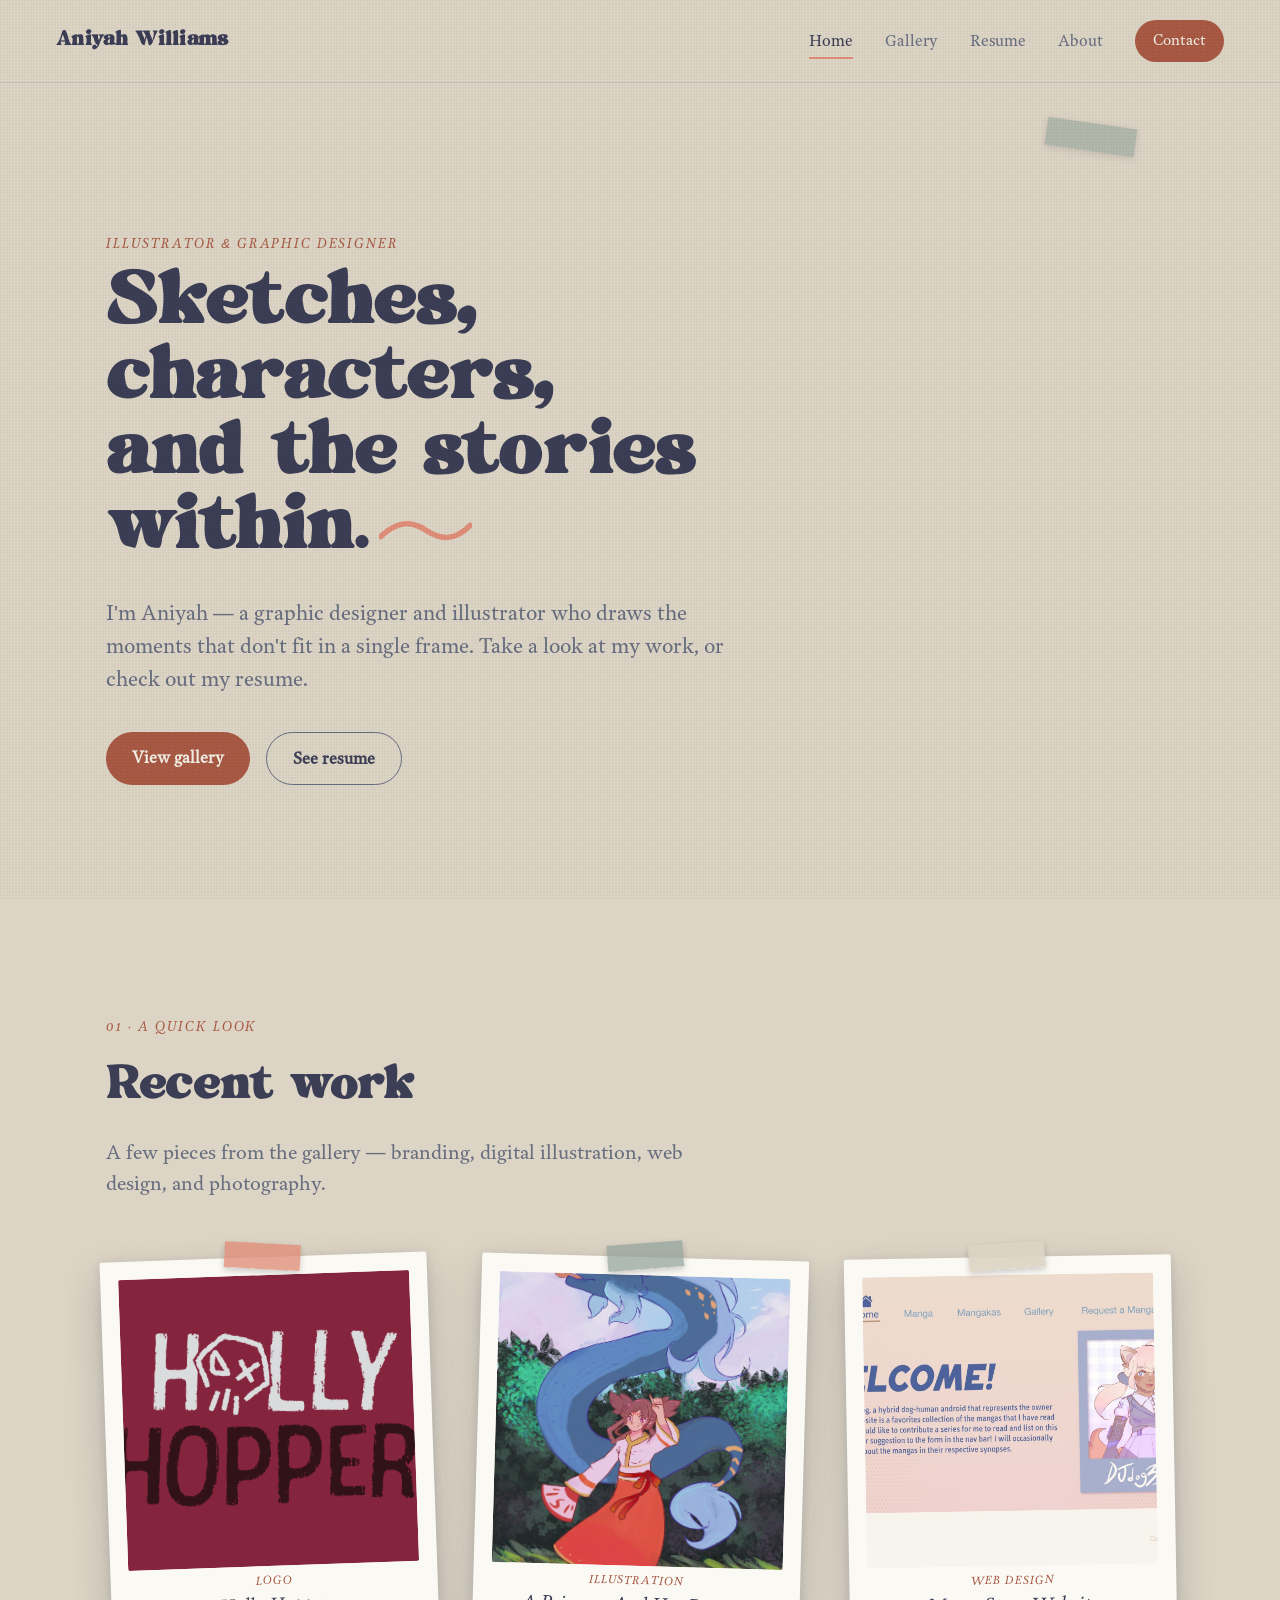
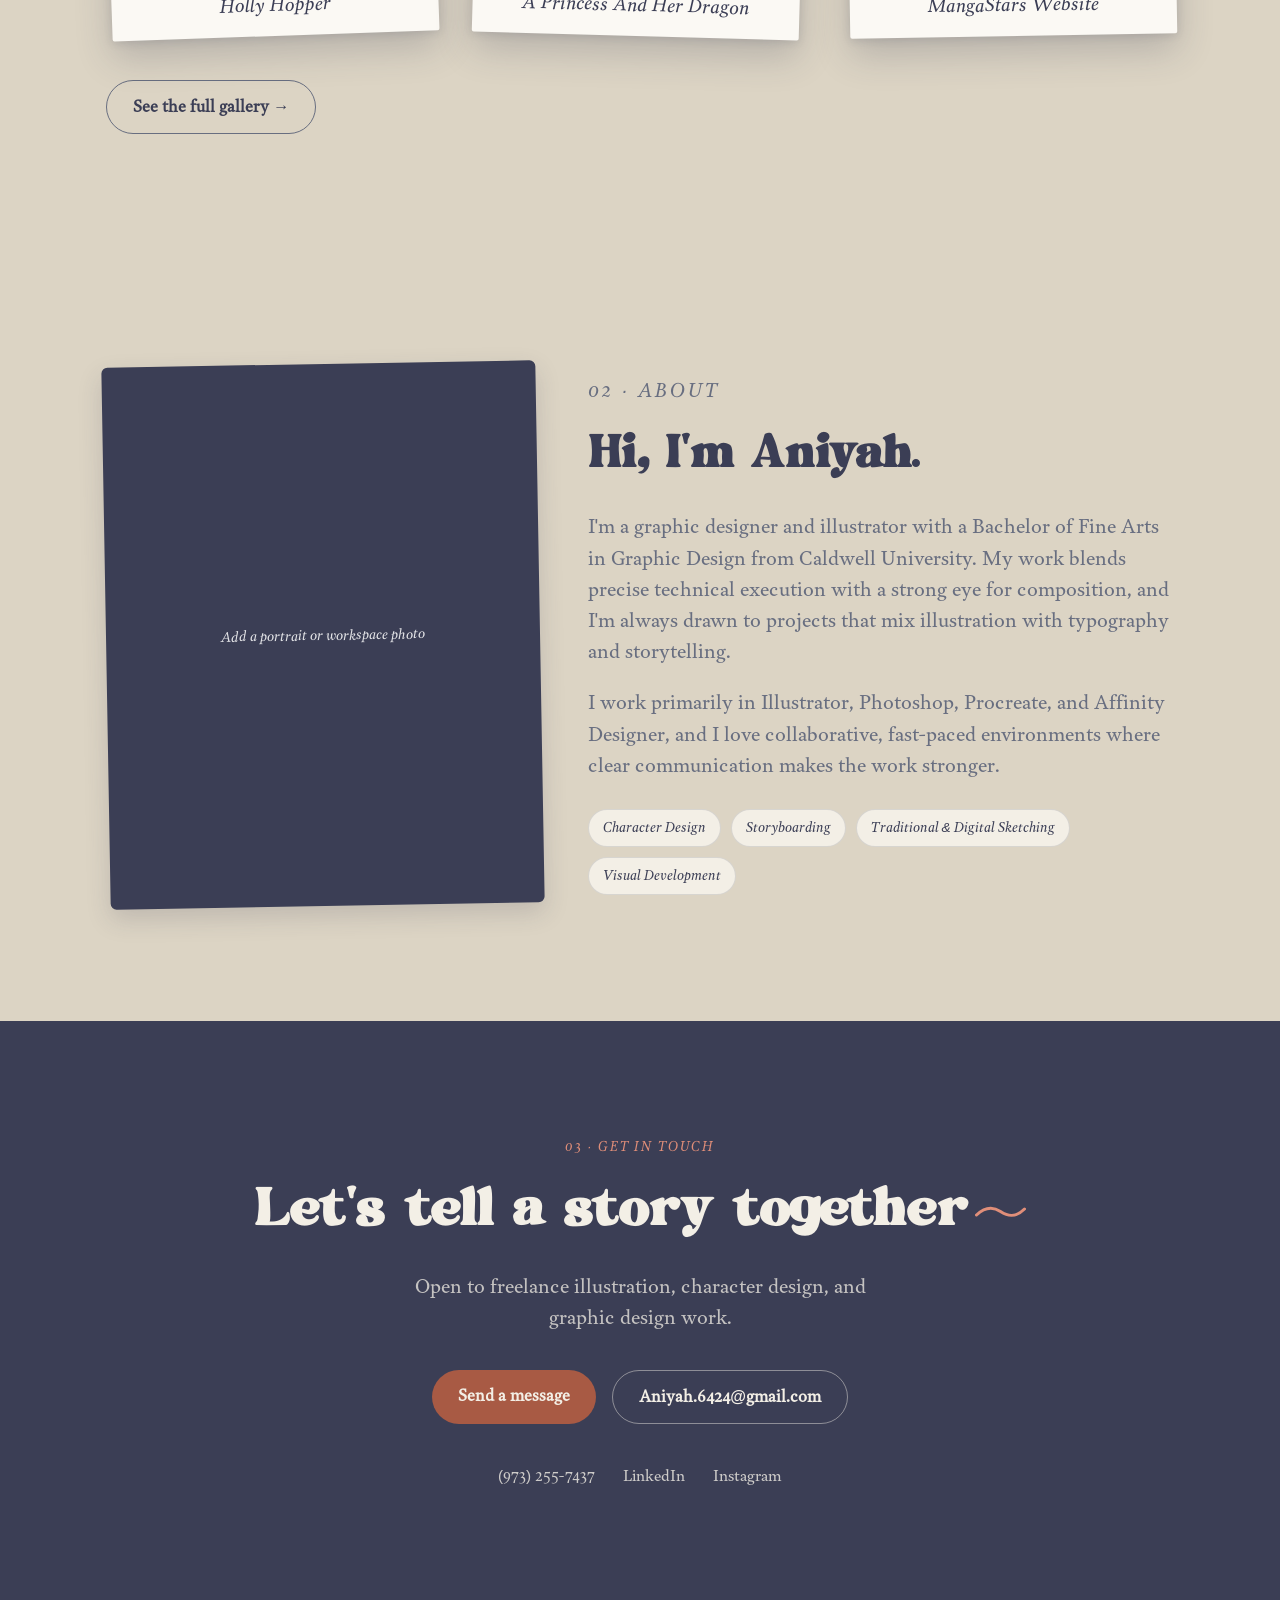
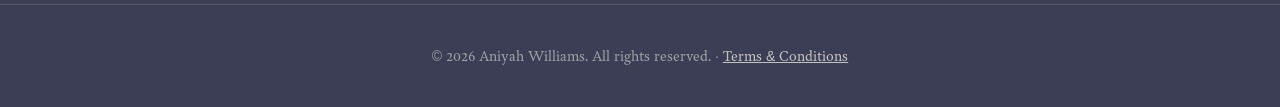
<file: index.html>
<!DOCTYPE html>
<html lang="en">
<head>
<meta charset="UTF-8">
<meta name="viewport" content="width=device-width, initial-scale=1.0">
<title>Aniyah Williams — Illustration Portfolio</title>
<meta name="description" content="Illustration portfolio and resume for Aniyah Williams — graphic designer and illustrator.">
<link rel="stylesheet" href="style.css">
</head>
<body>

<div class="grain"></div>

<header class="site-header">
  <a href="index.html" class="logo">Aniyah Williams</a>
  <nav class="nav">
    <a href="index.html" class="active">Home</a>
    <a href="gallery.html">Gallery</a>
    <a href="resume.html">Resume</a>
    <a href="index.html#about">About</a>
    <a href="contact.html" class="nav-cta">Contact</a>
  </nav>
  <button class="nav-toggle" aria-label="Toggle menu" aria-expanded="false">
    <span></span><span></span><span></span>
  </button>
</header>

<main id="top">

  <!-- HERO -->
  <section class="hero">
    <div class="hero-inner">
      <p class="eyebrow">Illustrator &amp; Graphic Designer</p>
      <h1>Sketches, characters,<br> and the stories<br> within.<span class="scribble" aria-hidden="true"></span></h1>
      <p class="hero-sub">I'm Aniyah — a graphic designer and illustrator who draws the moments that don't fit in a single frame. Take a look at my work, or check out my resume.</p>
      <div class="hero-actions">
        <a href="gallery.html" class="btn btn-primary">View gallery</a>
        <a href="resume.html" class="btn btn-ghost">See resume</a>
      </div>
    </div>
    <div class="hero-tape" aria-hidden="true"></div>
  </section>

  <!-- FEATURED PREVIEW -->
  <section class="gallery-section">
    <div class="section-head">
      <p class="eyebrow">01 · A quick look</p>
      <h2>Recent work</h2>
      <p class="section-sub">A few pieces from the gallery — branding, digital illustration, web design, and photography.</p>
    </div>
    <div class="gallery" data-gallery="preview">
      <figure class="card polaroid pin-a">
        <span class="tape c2" aria-hidden="true"></span>
        <a class="card-trigger" href="gallery.html#branding">
          <img src="assets/holly-hopper-logo.png" alt="Holly Hopper Clothing Brand Logo Concept" loading="lazy">
        </a>
        <figcaption><span class="tag">Logo</span>Holly Hopper</figcaption>
      </figure>
      <figure class="card polaroid pin-b">
        <span class="tape c1" aria-hidden="true"></span>
        <a class="card-trigger" href="gallery.html#illustration">
          <img src="assets/princess-and-her-dragon.jpg" alt="A Princess And Her Dragon" loading="lazy">
        </a>
        <figcaption><span class="tag">Illustration</span>A Princess And Her Dragon</figcaption>
      </figure>
      <figure class="card polaroid pin-c">
        <span class="tape c3" aria-hidden="true"></span>
        <a class="card-trigger" href="gallery.html#web-design">
          <img src="assets/mangastars-website.jpg" alt="MangaStars Website" loading="lazy">
        </a>
        <figcaption><span class="tag">Web Design</span>MangaStars Website</figcaption>
      </figure>
    </div>
    <div class="section-cta">
      <a href="gallery.html" class="btn btn-ghost">See the full gallery &rarr;</a>
    </div>
  </section>

  <!-- ABOUT -->
  <section id="about" class="about-section">
    <div class="about-grid">
      <div class="about-image ph-navy">Add a portrait or workspace photo</div>
      <div class="about-copy">
        <p class="eyebrow">02 · About</p>
        <h2>Hi, I'm Aniyah.</h2>
        <p>I'm a graphic designer and illustrator with a Bachelor of Fine Arts in Graphic Design from Caldwell University. My work blends precise technical execution with a strong eye for composition, and I'm always drawn to projects that mix illustration with typography and storytelling.</p>
        <p>I work primarily in Illustrator, Photoshop, Procreate, and Affinity Designer, and I love collaborative, fast-paced environments where clear communication makes the work stronger.</p>
        <ul class="skills-list">
          <li>Character Design</li>
          <li>Storyboarding</li>
          <li>Traditional &amp; Digital Sketching</li>
          <li>Visual Development</li>
        </ul>
      </div>
    </div>
  </section>

  <!-- CONTACT -->
  <section id="contact" class="contact-section">
    <p class="eyebrow">03 · Get in touch</p>
    <h2>Let's tell a story together<span class="scribble small" aria-hidden="true"></span></h2>
    <p class="section-sub">Open to freelance illustration, character design, and graphic design work.</p>
    <div class="contact-actions">
      <a href="contact.html" class="btn btn-primary">Send a message</a>
      <a href="mailto:Aniyah.6424@gmail.com" class="btn btn-ghost">Aniyah.6424@gmail.com</a>
    </div>
    <div class="social-links">
      <a href="tel:9732557437">(973) 255-7437</a>
      <a href="https://www.linkedin.com/in/aniyah-williams-75a88b3a5/" target="_blank" rel="noopener">LinkedIn</a>
      <a href="https://www.instagram.com/aniya_h6424" target="_blank" rel="noopener">Instagram</a>
    </div>
  </section>

</main>

<footer class="site-footer">
  <p>&copy; <span id="year"></span> Aniyah Williams. All rights reserved. &middot; <a href="terms.html">Terms &amp; Conditions</a></p>
</footer>

<script src="script.js"></script>
</body>
</html>
</file>
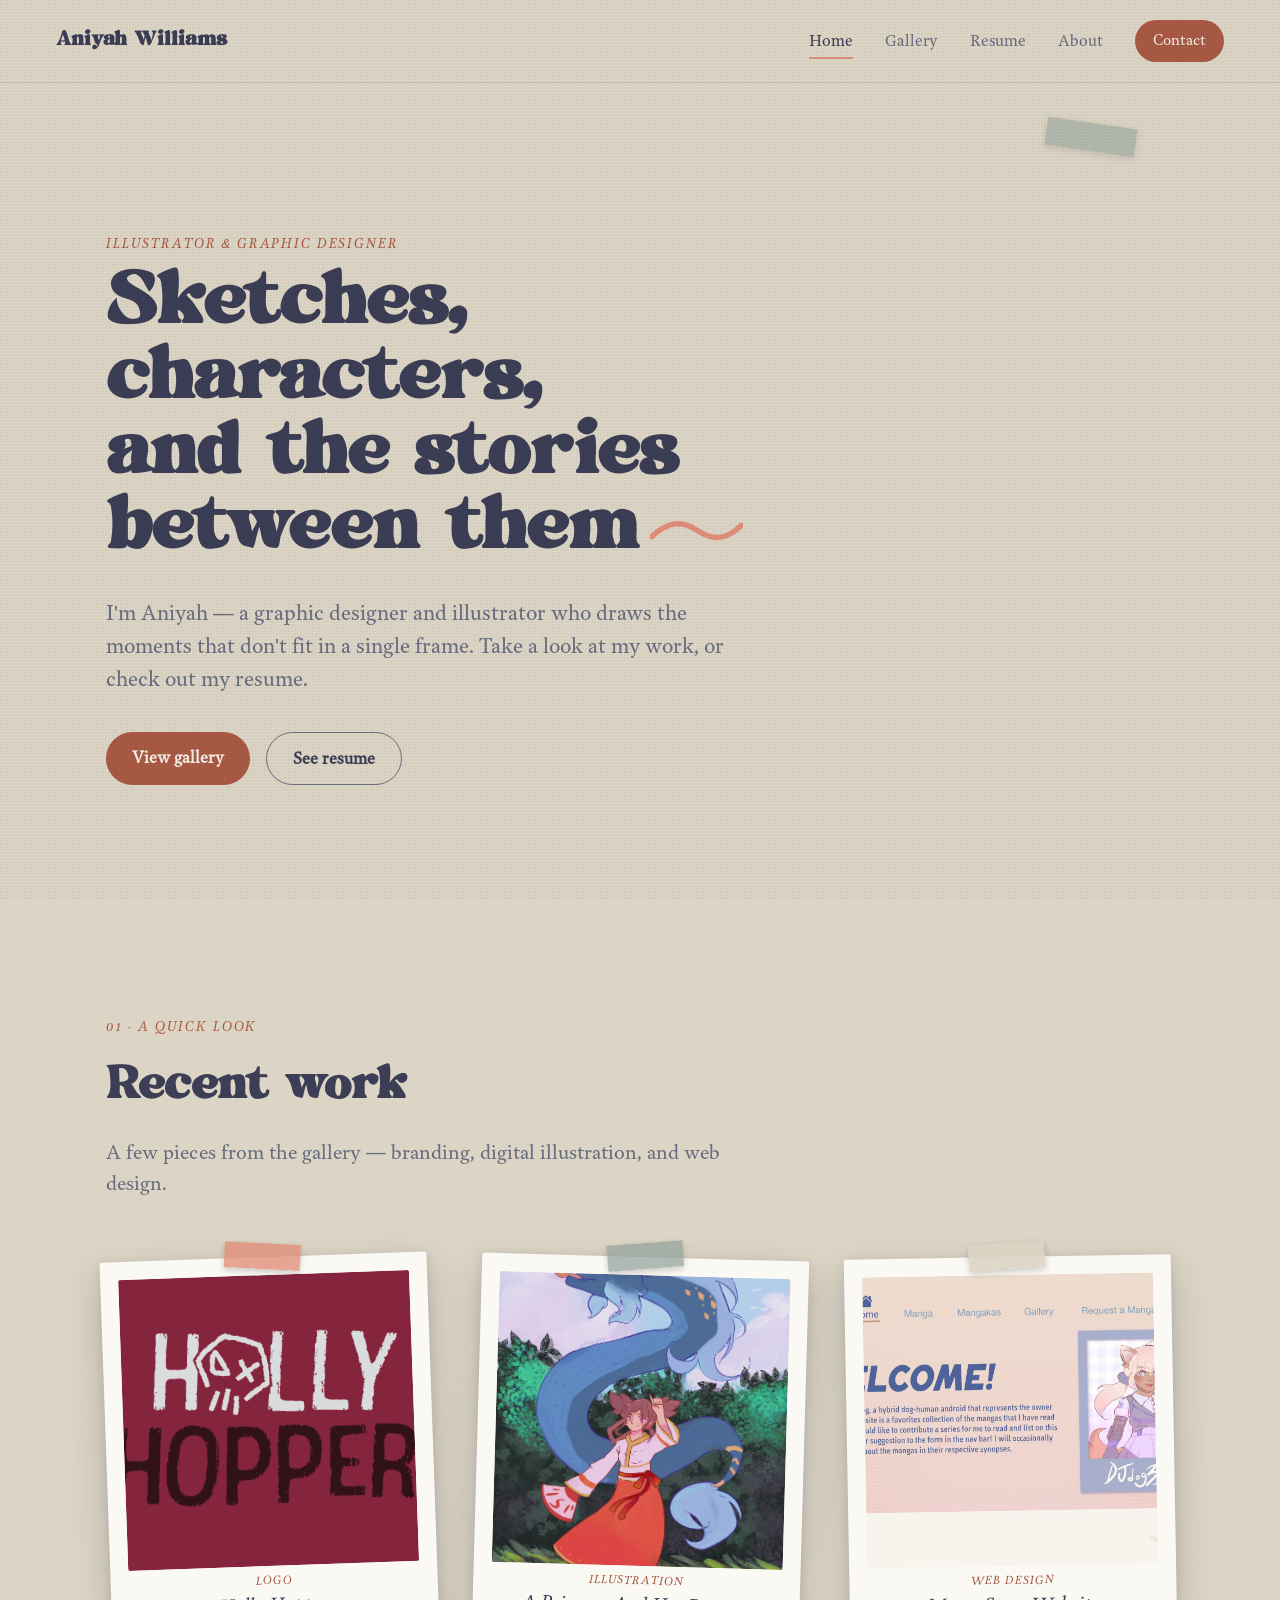
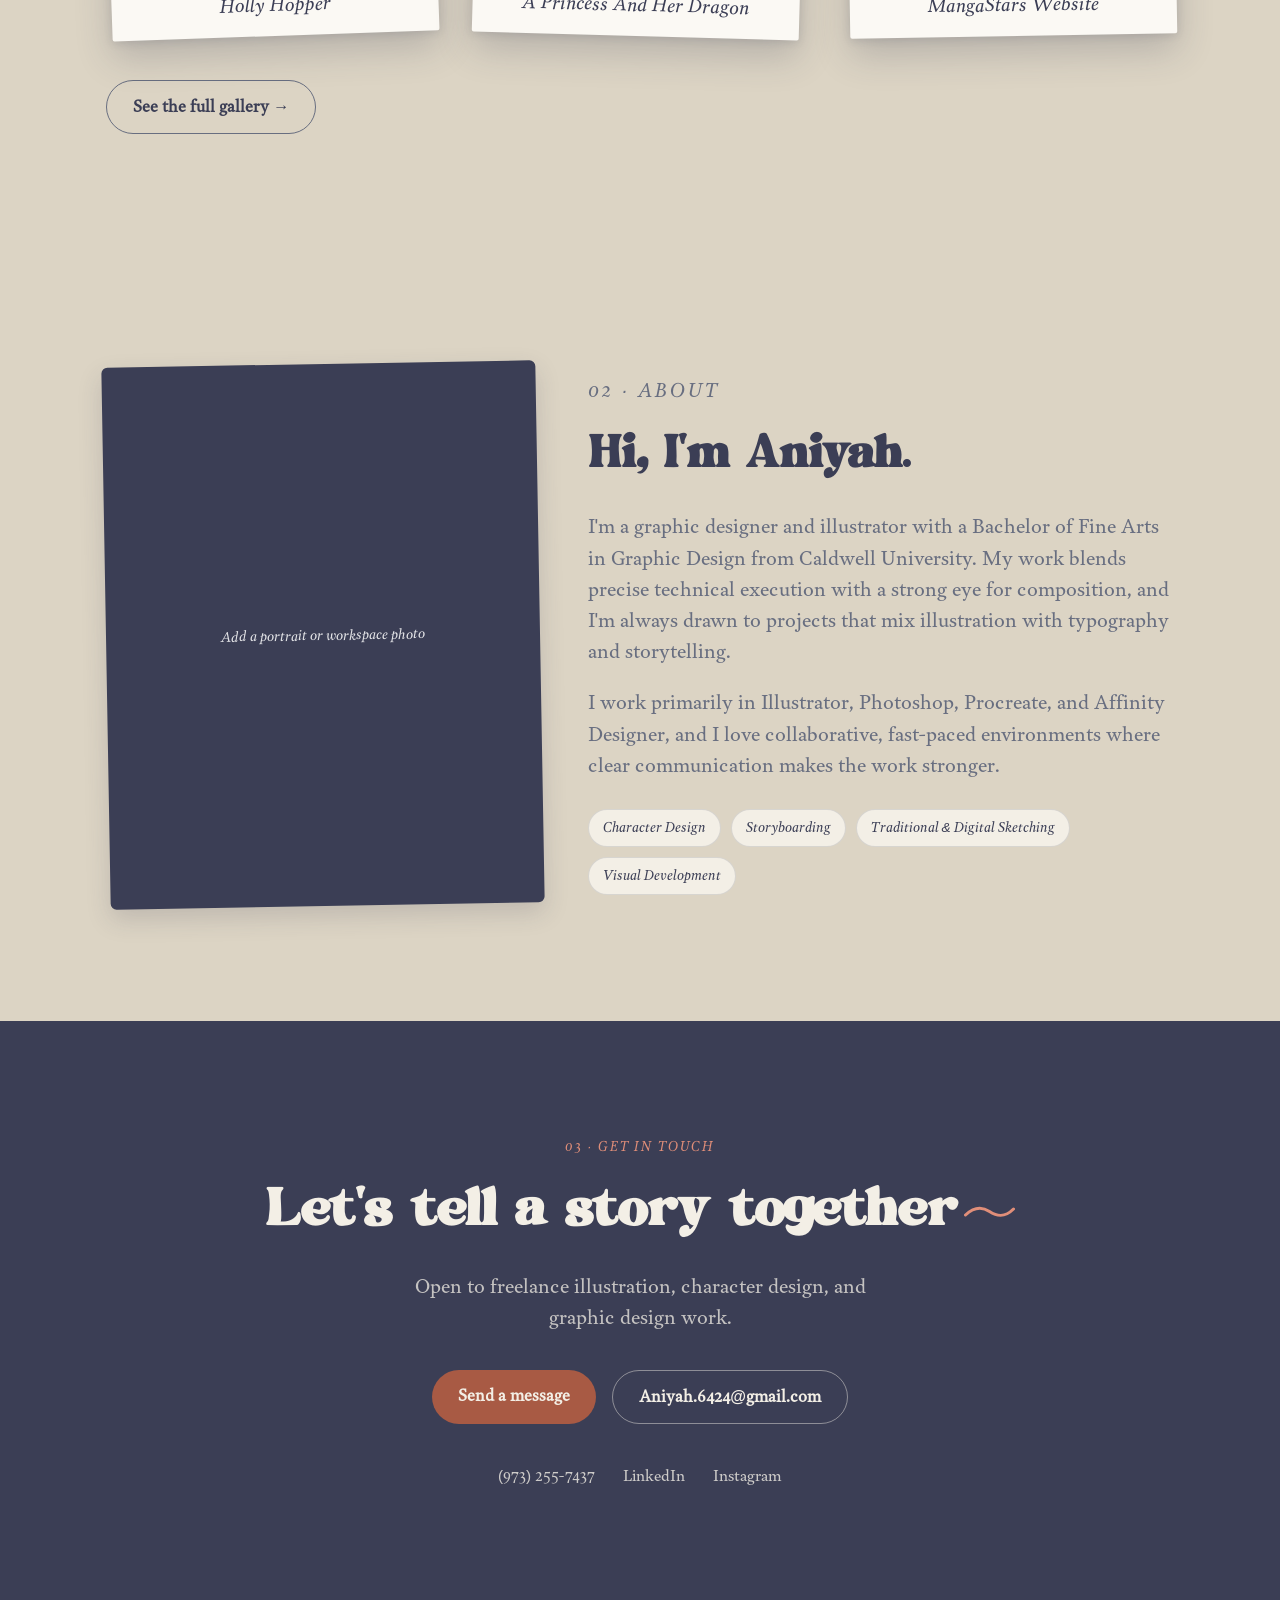
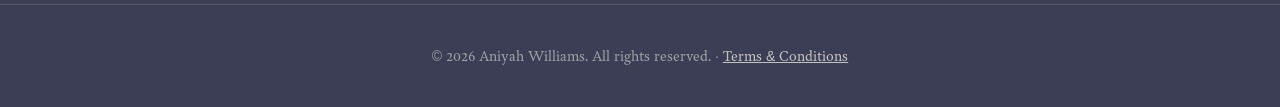
<file: files/portfolio/index.html>
<!DOCTYPE html>
<html lang="en">
<head>
<meta charset="UTF-8">
<meta name="viewport" content="width=device-width, initial-scale=1.0">
<title>Aniyah Williams — Illustration Portfolio</title>
<meta name="description" content="Illustration portfolio and resume for Aniyah Williams — graphic designer and illustrator.">
<link rel="stylesheet" href="style.css">
</head>
<body>

<div class="grain"></div>

<header class="site-header">
  <a href="index.html" class="logo">Aniyah Williams</a>
  <nav class="nav">
    <a href="index.html" class="active">Home</a>
    <a href="gallery.html">Gallery</a>
    <a href="resume.html">Resume</a>
    <a href="index.html#about">About</a>
    <a href="contact.html" class="nav-cta">Contact</a>
  </nav>
  <button class="nav-toggle" aria-label="Toggle menu" aria-expanded="false">
    <span></span><span></span><span></span>
  </button>
</header>

<main id="top">

  <!-- HERO -->
  <section class="hero">
    <div class="hero-inner">
      <p class="eyebrow">Illustrator &amp; Graphic Designer</p>
      <h1>Sketches, characters,<br> and the stories<br> between them<span class="scribble" aria-hidden="true"></span></h1>
      <p class="hero-sub">I'm Aniyah — a graphic designer and illustrator who draws the moments that don't fit in a single frame. Take a look at my work, or check out my resume.</p>
      <div class="hero-actions">
        <a href="gallery.html" class="btn btn-primary">View gallery</a>
        <a href="resume.html" class="btn btn-ghost">See resume</a>
      </div>
    </div>
    <div class="hero-tape" aria-hidden="true"></div>
  </section>

  <!-- FEATURED PREVIEW -->
  <section class="gallery-section">
    <div class="section-head">
      <p class="eyebrow">01 · A quick look</p>
      <h2>Recent work</h2>
      <p class="section-sub">A few pieces from the gallery — branding, digital illustration, and web design.</p>
    </div>
    <div class="gallery" data-gallery="preview">
      <figure class="card polaroid pin-a">
        <span class="tape c2" aria-hidden="true"></span>
        <a class="card-trigger" href="gallery.html#branding">
          <img src="assets/holly-hopper-logo.png" alt="Holly Hopper Clothing Brand Logo Concept" loading="lazy">
        </a>
        <figcaption><span class="tag">Logo</span>Holly Hopper</figcaption>
      </figure>
      <figure class="card polaroid pin-b">
        <span class="tape c1" aria-hidden="true"></span>
        <a class="card-trigger" href="gallery.html#illustration">
          <img src="assets/princess-and-her-dragon.jpg" alt="A Princess And Her Dragon" loading="lazy">
        </a>
        <figcaption><span class="tag">Illustration</span>A Princess And Her Dragon</figcaption>
      </figure>
      <figure class="card polaroid pin-c">
        <span class="tape c3" aria-hidden="true"></span>
        <a class="card-trigger" href="gallery.html#web-design">
          <img src="assets/mangastars-website.jpg" alt="MangaStars Website" loading="lazy">
        </a>
        <figcaption><span class="tag">Web Design</span>MangaStars Website</figcaption>
      </figure>
    </div>
    <div class="section-cta">
      <a href="gallery.html" class="btn btn-ghost">See the full gallery &rarr;</a>
    </div>
  </section>

  <!-- ABOUT -->
  <section id="about" class="about-section">
    <div class="about-grid">
      <div class="about-image ph-navy">Add a portrait or workspace photo</div>
      <div class="about-copy">
        <p class="eyebrow">02 · About</p>
        <h2>Hi, I'm Aniyah.</h2>
        <p>I'm a graphic designer and illustrator with a Bachelor of Fine Arts in Graphic Design from Caldwell University. My work blends precise technical execution with a strong eye for composition, and I'm always drawn to projects that mix illustration with typography and storytelling.</p>
        <p>I work primarily in Illustrator, Photoshop, Procreate, and Affinity Designer, and I love collaborative, fast-paced environments where clear communication makes the work stronger.</p>
        <ul class="skills-list">
          <li>Character Design</li>
          <li>Storyboarding</li>
          <li>Traditional &amp; Digital Sketching</li>
          <li>Visual Development</li>
        </ul>
      </div>
    </div>
  </section>

  <!-- CONTACT -->
  <section id="contact" class="contact-section">
    <p class="eyebrow">03 · Get in touch</p>
    <h2>Let's tell a story together<span class="scribble small" aria-hidden="true"></span></h2>
    <p class="section-sub">Open to freelance illustration, character design, and graphic design work.</p>
    <div class="contact-actions">
      <a href="contact.html" class="btn btn-primary">Send a message</a>
      <a href="mailto:Aniyah.6424@gmail.com" class="btn btn-ghost">Aniyah.6424@gmail.com</a>
    </div>
    <div class="social-links">
      <a href="tel:9732557437">(973) 255-7437</a>
      <a href="https://www.linkedin.com/in/aniyah-williams-75a88b3a5/" target="_blank" rel="noopener">LinkedIn</a>
      <a href="https://www.instagram.com/aniya_h6424" target="_blank" rel="noopener">Instagram</a>
    </div>
  </section>

</main>

<footer class="site-footer">
  <p>&copy; <span id="year"></span> Aniyah Williams. All rights reserved. &middot; <a href="terms.html">Terms &amp; Conditions</a></p>
</footer>

<script src="script.js"></script>
</body>
</html>
</file>
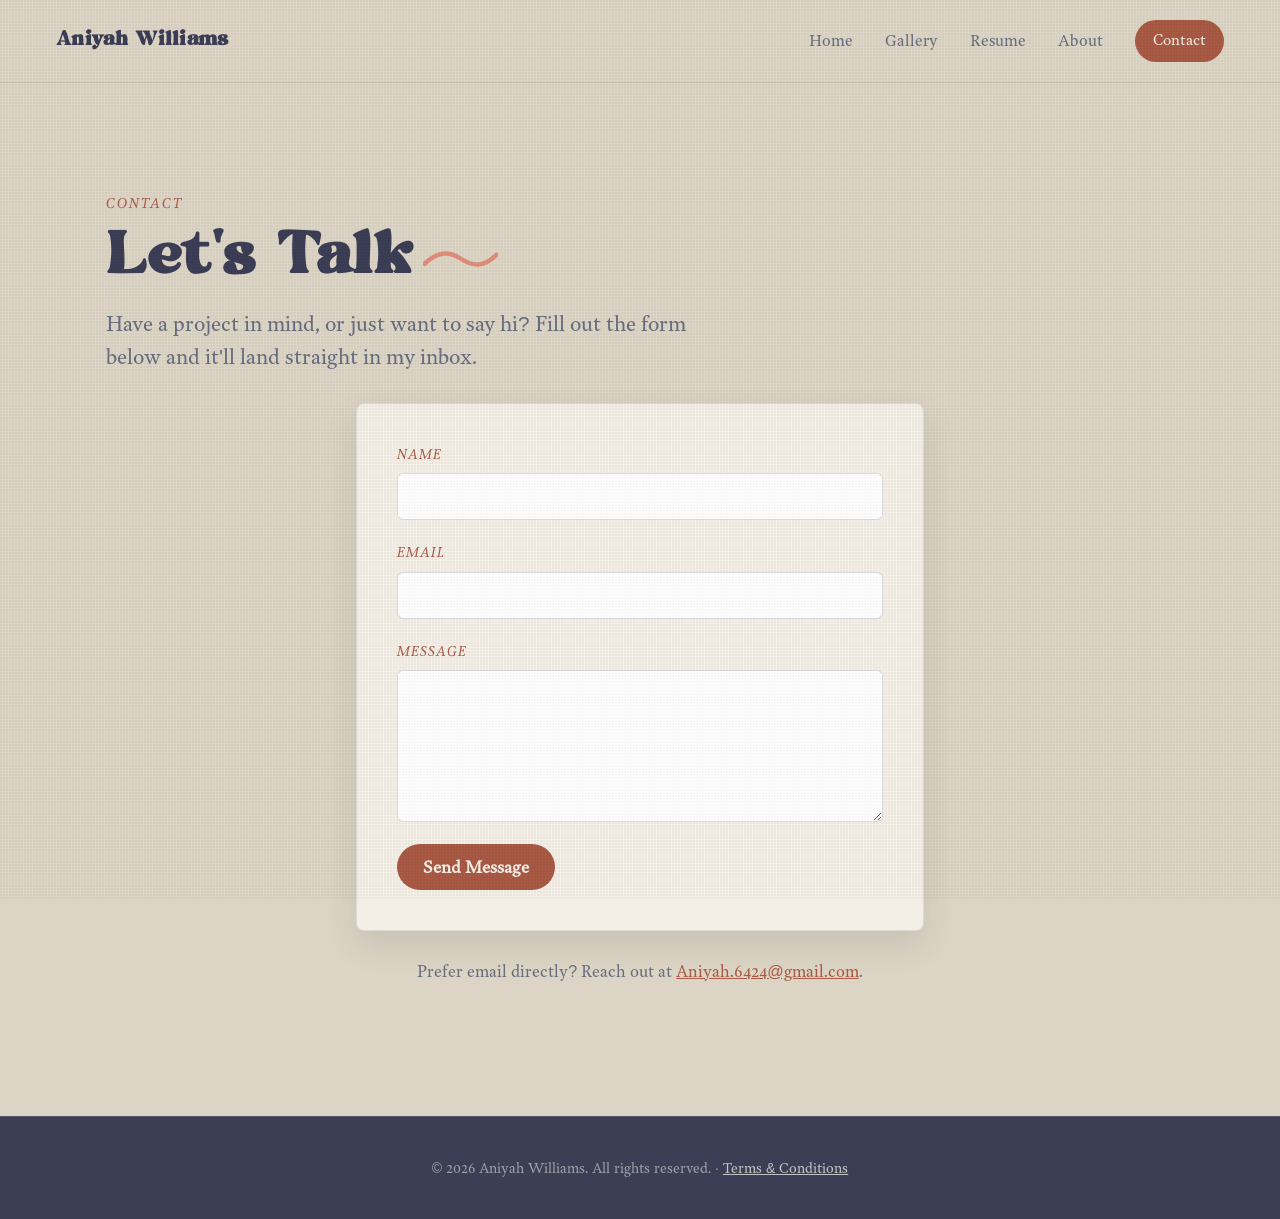
<file: contact.html>
<!DOCTYPE html>
<html lang="en">
<head>
<meta charset="UTF-8">
<meta name="viewport" content="width=device-width, initial-scale=1.0">
<title>Contact — Aniyah Williams</title>
<meta name="description" content="Get in touch with Aniyah Williams — illustrator and graphic designer.">
<link rel="stylesheet" href="style.css">
</head>
<body>

<div class="grain"></div>

<header class="site-header">
  <a href="index.html" class="logo">Aniyah Williams</a>
  <nav class="nav">
    <a href="index.html">Home</a>
    <a href="gallery.html">Gallery</a>
    <a href="resume.html">Resume</a>
    <a href="index.html#about">About</a>
    <a href="contact.html" class="nav-cta">Contact</a>
  </nav>
  <button class="nav-toggle" aria-label="Toggle menu" aria-expanded="false">
    <span></span><span></span><span></span>
  </button>
</header>

<main id="top">

  <!-- PAGE INTRO -->
  <section class="page-intro">
    <p class="eyebrow">Contact</p>
    <h1>Let's Talk<span class="scribble" aria-hidden="true"></span></h1>
    <p class="hero-sub">Have a project in mind, or just want to say hi? Fill out the form below and it'll land straight in my inbox.</p>
  </section>

  <!-- CONTACT FORM -->
  <section class="contact-page-section">
    <form class="contact-form" action="https://formsubmit.co/Aniyah.6424@gmail.com" method="POST">
      <!-- FormSubmit configuration -->
      <input type="hidden" name="_subject" value="New message from your portfolio site">
      <input type="hidden" name="_template" value="table">
      <input type="text" name="_honey" class="form-honey" tabindex="-1" autocomplete="off">

      <div class="form-field">
        <label for="name">Name</label>
        <input type="text" id="name" name="name" required>
      </div>

      <div class="form-field">
        <label for="email">Email</label>
        <input type="email" id="email" name="email" required>
      </div>

      <div class="form-field">
        <label for="message">Message</label>
        <textarea id="message" name="message" rows="6" required></textarea>
      </div>

      <button type="submit" class="btn btn-primary">Send Message</button>
    </form>

    <p class="contact-form-note">
      Prefer email directly? Reach out at <a href="mailto:Aniyah.6424@gmail.com">Aniyah.6424@gmail.com</a>.
    </p>
  </section>

</main>

<footer class="site-footer">
  <p>&copy; <span id="year"></span> Aniyah Williams. All rights reserved. &middot; <a href="terms.html">Terms &amp; Conditions</a></p>
</footer>

<script src="script.js"></script>
</body>
</html>
</file>
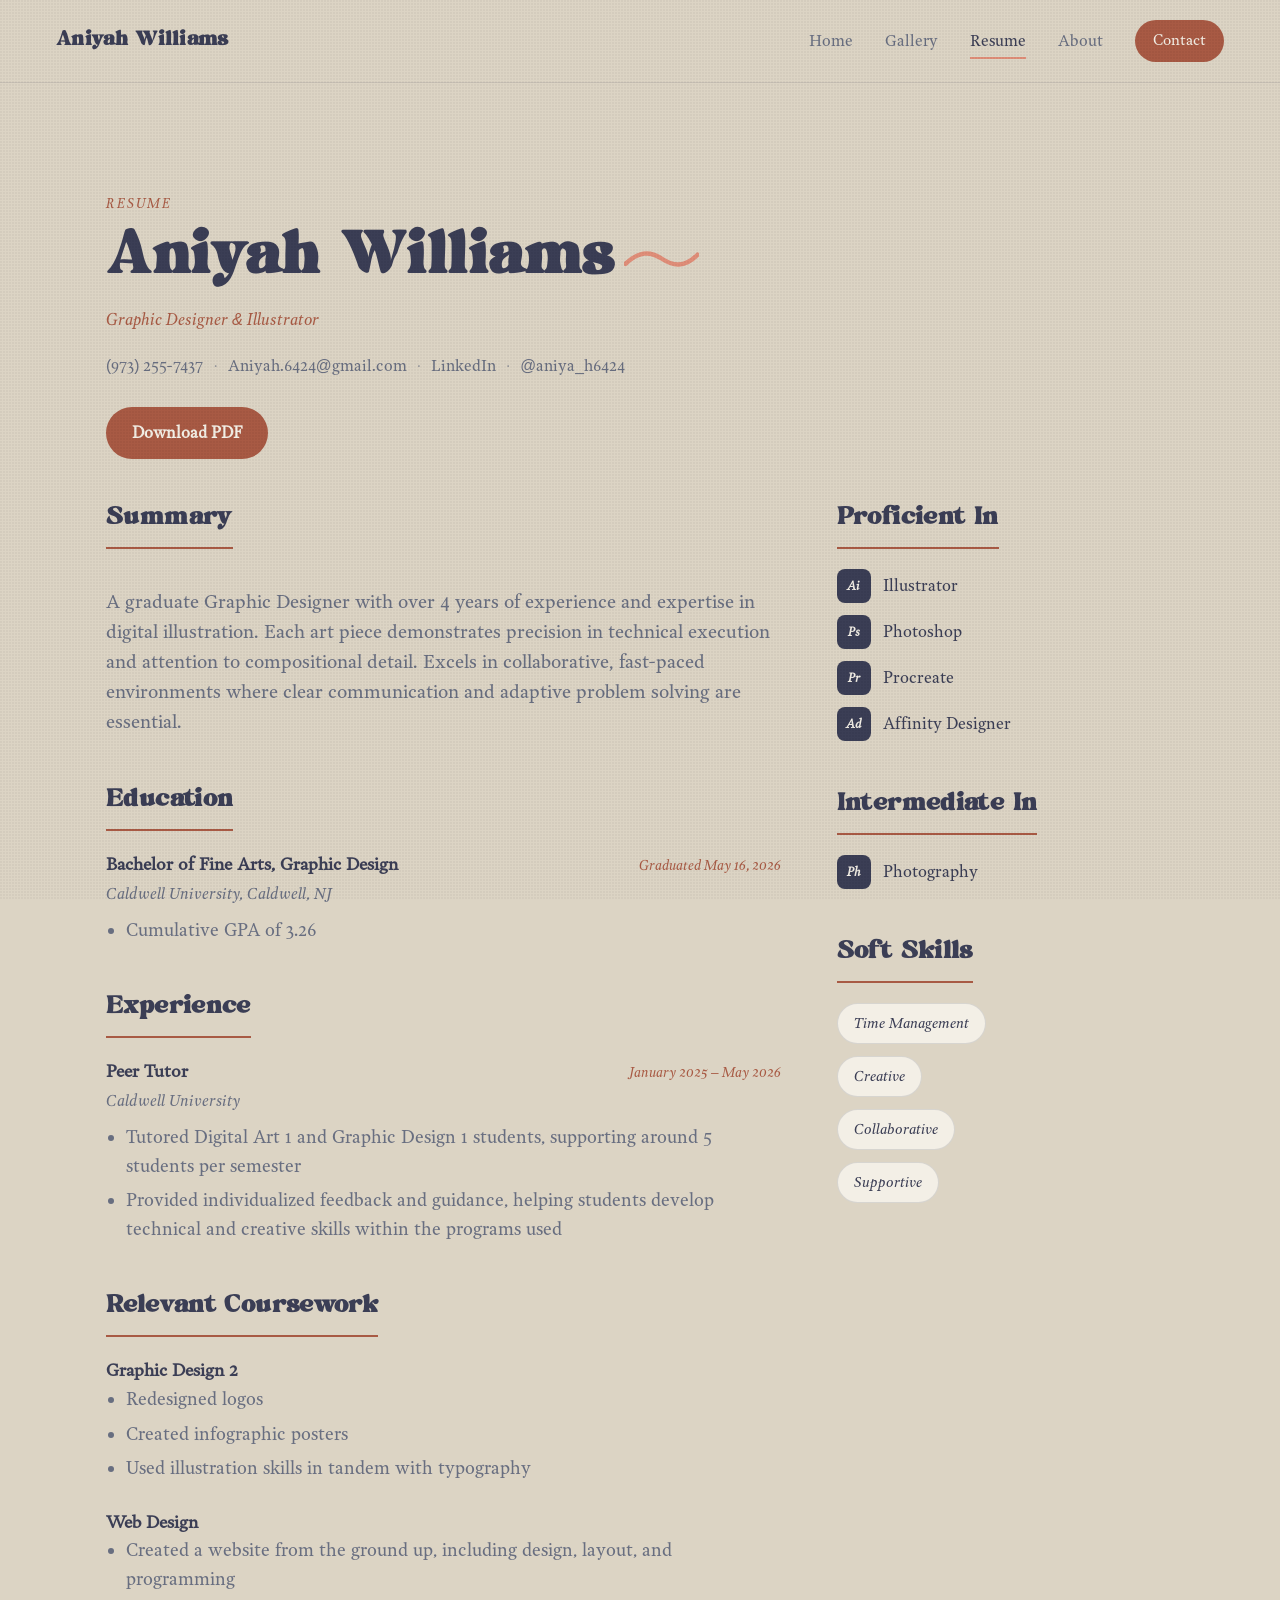
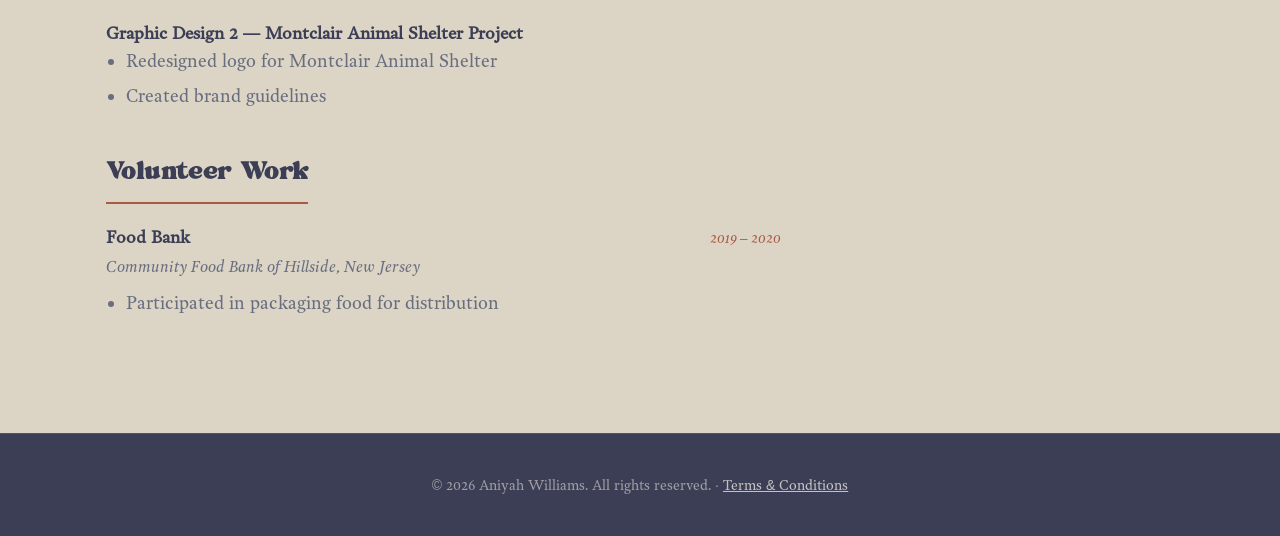
<file: resume.html>
<!DOCTYPE html>
<html lang="en">
<head>
<meta charset="UTF-8">
<meta name="viewport" content="width=device-width, initial-scale=1.0">
<title>Resume — Aniyah Williams</title>
<meta name="description" content="Resume for Aniyah Williams, Graphic Designer and Illustrator.">
<link rel="stylesheet" href="style.css">
</head>
<body>

<div class="grain"></div>

<header class="site-header">
  <a href="index.html" class="logo">Aniyah Williams</a>
  <nav class="nav">
    <a href="index.html">Home</a>
    <a href="gallery.html">Gallery</a>
    <a href="resume.html" class="active">Resume</a>
    <a href="index.html#about">About</a>
    <a href="contact.html" class="nav-cta">Contact</a>
  </nav>
  <button class="nav-toggle" aria-label="Toggle menu" aria-expanded="false">
    <span></span><span></span><span></span>
  </button>
</header>

<main id="top">

  <section class="page-intro resume-intro">
    <p class="eyebrow">Resume</p>
    <h1>Aniyah Williams<span class="scribble" aria-hidden="true"></span></h1>
    <p class="hero-sub">Graphic Designer &amp; Illustrator</p>
    <div class="resume-contact">
      <a href="tel:9732557437">(973) 255-7437</a>
      <span aria-hidden="true">·</span>
      <a href="mailto:Aniyah.6424@gmail.com">Aniyah.6424@gmail.com</a>
      <span aria-hidden="true">·</span>
      <a href="https://www.linkedin.com/in/aniyah-williams-75a88b3a5/" target="_blank" rel="noopener">LinkedIn</a>
      <span aria-hidden="true">·</span>
      <a href="https://www.instagram.com/aniya_h6424" target="_blank" rel="noopener">@aniya_h6424</a>
    </div>
    <div class="resume-actions">
      <a href="assets/Aniyah-Williams-Resume.pdf" class="btn btn-primary" download>Download PDF</a>
    </div>
  </section>

  <section class="resume-section">
    <div class="resume-layout">

      <div class="resume-main">

        <div class="resume-block">
          <h2>Summary</h2>
          <p>A graduate Graphic Designer with over 4 years of experience and expertise in digital illustration. Each art piece demonstrates precision in technical execution and attention to compositional detail. Excels in collaborative, fast-paced environments where clear communication and adaptive problem solving are essential.</p>
        </div>

        <div class="resume-block">
          <h2>Education</h2>
          <div class="resume-entry">
            <div class="resume-entry-head">
              <h3>Bachelor of Fine Arts, Graphic Design</h3>
              <span class="resume-date">Graduated May 16, 2026</span>
            </div>
            <p class="resume-org">Caldwell University, Caldwell, NJ</p>
            <ul>
              <li>Cumulative GPA of 3.26</li>
            </ul>
          </div>
        </div>

        <div class="resume-block">
          <h2>Experience</h2>
          <div class="resume-entry">
            <div class="resume-entry-head">
              <h3>Peer Tutor</h3>
              <span class="resume-date">January 2025 – May 2026</span>
            </div>
            <p class="resume-org">Caldwell University</p>
            <ul>
              <li>Tutored Digital Art 1 and Graphic Design 1 students, supporting around 5 students per semester</li>
              <li>Provided individualized feedback and guidance, helping students develop technical and creative skills within the programs used</li>
            </ul>
          </div>
        </div>

        <div class="resume-block">
          <h2>Relevant Coursework</h2>

          <div class="resume-entry">
            <h3 class="resume-course">Graphic Design 2</h3>
            <ul>
              <li>Redesigned logos</li>
              <li>Created infographic posters</li>
              <li>Used illustration skills in tandem with typography</li>
            </ul>
          </div>

          <div class="resume-entry">
            <h3 class="resume-course">Web Design</h3>
            <ul>
              <li>Created a website from the ground up, including design, layout, and programming</li>
            </ul>
          </div>

          <div class="resume-entry">
            <h3 class="resume-course">Graphic Design 2 — Montclair Animal Shelter Project</h3>
            <ul>
              <li>Redesigned logo for Montclair Animal Shelter</li>
              <li>Created brand guidelines</li>
            </ul>
          </div>
        </div>

        <div class="resume-block">
          <h2>Volunteer Work</h2>
          <div class="resume-entry">
            <div class="resume-entry-head">
              <h3>Food Bank</h3>
              <span class="resume-date">2019 – 2020</span>
            </div>
            <p class="resume-org">Community Food Bank of Hillside, New Jersey</p>
            <ul>
              <li>Participated in packaging food for distribution</li>
            </ul>
          </div>
        </div>

      </div>

      <aside class="resume-side">

        <div class="resume-block">
          <h2>Proficient In</h2>
          <ul class="proficiency-list">
            <li><span class="proficiency-badge">Ai</span> Illustrator</li>
            <li><span class="proficiency-badge">Ps</span> Photoshop</li>
            <li><span class="proficiency-badge">Pr</span> Procreate</li>
            <li><span class="proficiency-badge">Ad</span> Affinity Designer</li>
          </ul>
        </div>

        <div class="resume-block">
          <h2>Intermediate In</h2>
          <ul class="proficiency-list">
            <li><span class="proficiency-badge">Ph</span> Photography</li>
          </ul>
        </div>

        <div class="resume-block">
          <h2>Soft Skills</h2>
          <ul class="skills-list vertical">
            <li>Time Management</li>
            <li>Creative</li>
            <li>Collaborative</li>
            <li>Supportive</li>
          </ul>
        </div>

      </aside>

    </div>
  </section>

</main>

<footer class="site-footer">
  <p>&copy; <span id="year"></span> Aniyah Williams. All rights reserved. &middot; <a href="terms.html">Terms &amp; Conditions</a></p>
</footer>

<script src="script.js"></script>
</body>
</html>
</file>
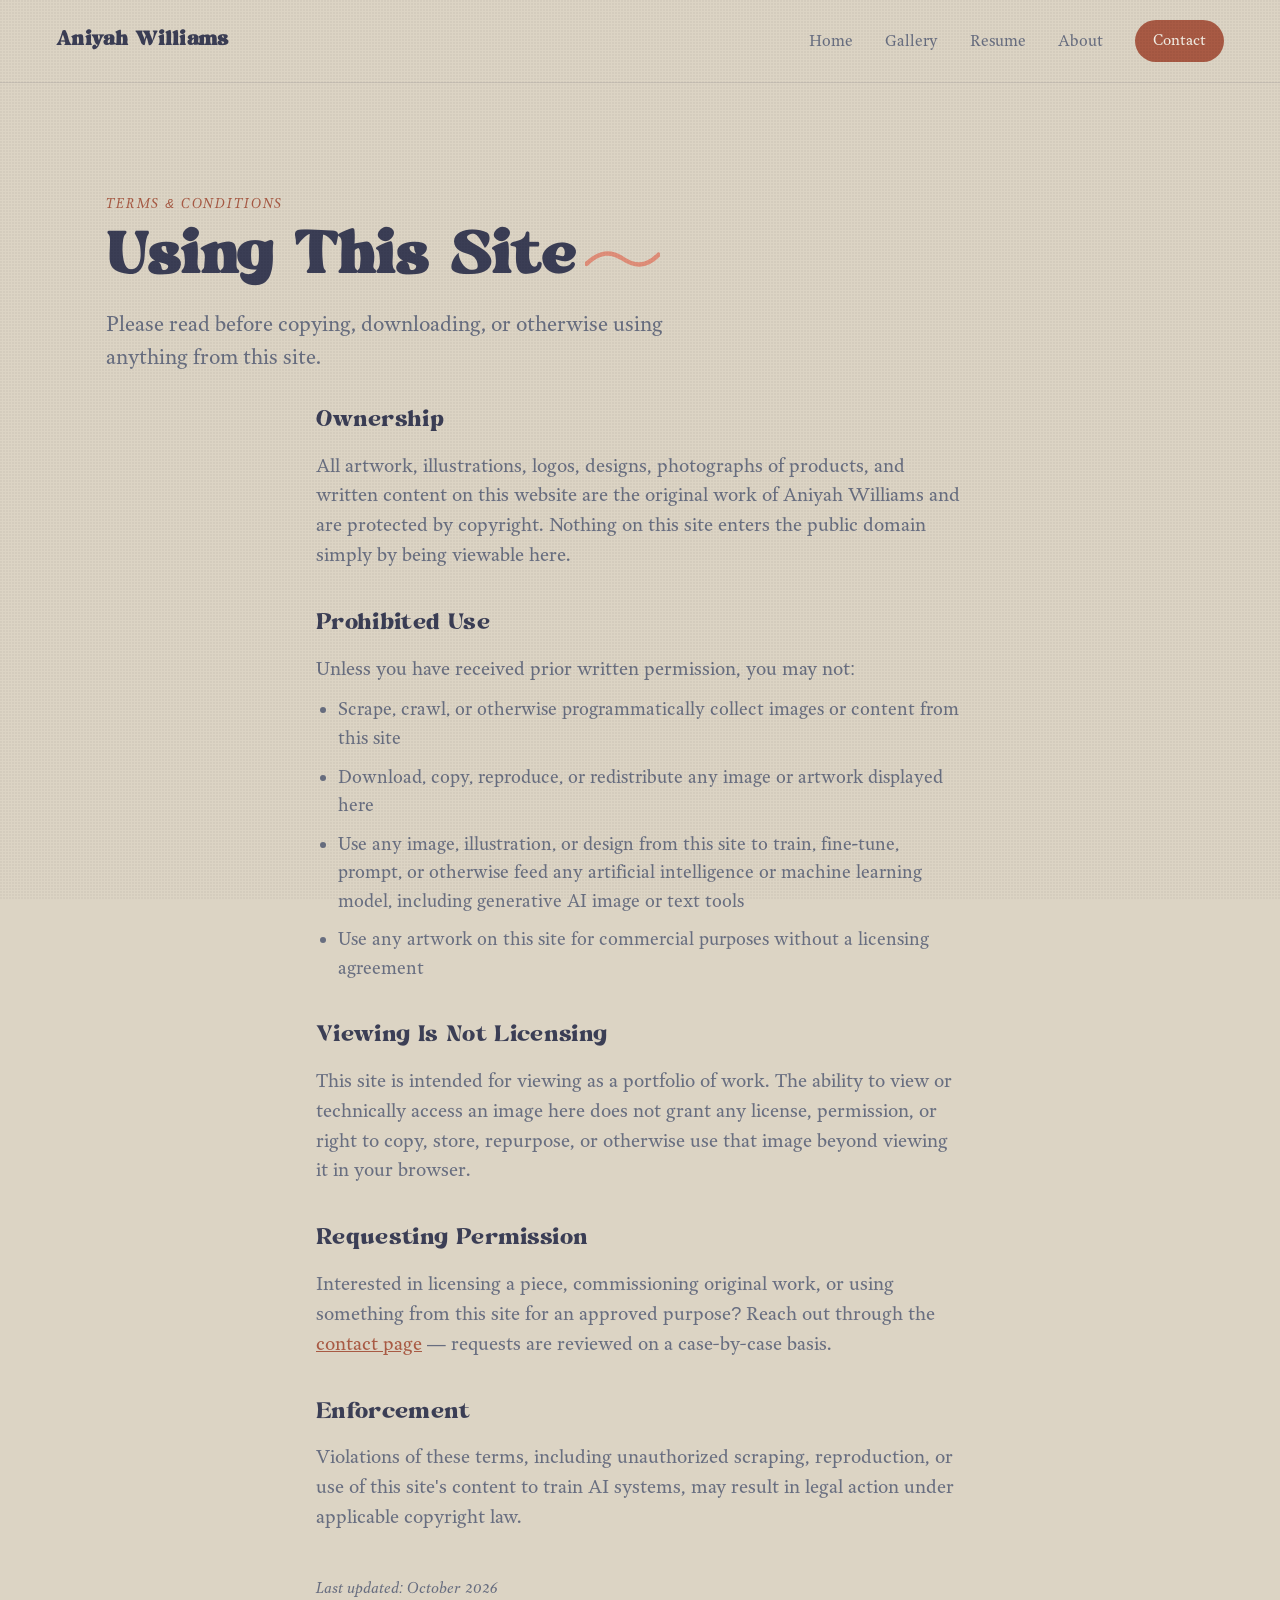
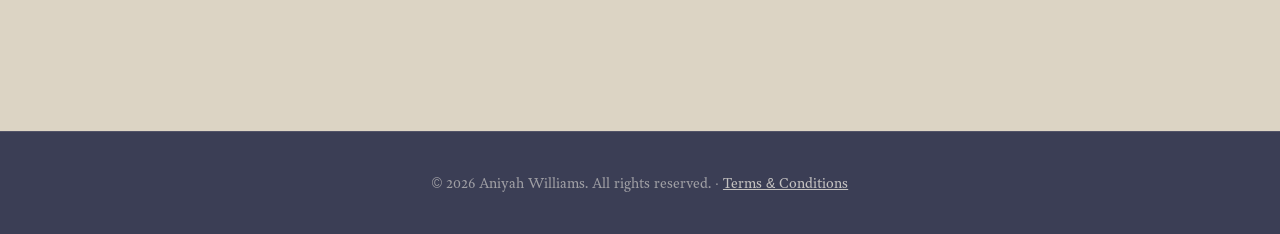
<file: terms.html>
<!DOCTYPE html>
<html lang="en">
<head>
<meta charset="UTF-8">
<meta name="viewport" content="width=device-width, initial-scale=1.0">
<title>Terms &amp; Conditions — Aniyah Williams</title>
<meta name="description" content="Terms and conditions for use of the artwork and content on Aniyah Williams's portfolio website.">
<link rel="stylesheet" href="style.css">
</head>
<body>

<div class="grain"></div>

<header class="site-header">
  <a href="index.html" class="logo">Aniyah Williams</a>
  <nav class="nav">
    <a href="index.html">Home</a>
    <a href="gallery.html">Gallery</a>
    <a href="resume.html">Resume</a>
    <a href="index.html#about">About</a>
    <a href="contact.html" class="nav-cta">Contact</a>
  </nav>
  <button class="nav-toggle" aria-label="Toggle menu" aria-expanded="false">
    <span></span><span></span><span></span>
  </button>
</header>

<main id="top">

  <section class="page-intro">
    <p class="eyebrow">Terms &amp; Conditions</p>
    <h1>Using This Site<span class="scribble" aria-hidden="true"></span></h1>
    <p class="hero-sub">Please read before copying, downloading, or otherwise using anything from this site.</p>
  </section>

  <section class="legal-section">

    <div class="legal-block">
      <h2>Ownership</h2>
      <p>All artwork, illustrations, logos, designs, photographs of products, and written content on this website are the original work of Aniyah Williams and are protected by copyright. Nothing on this site enters the public domain simply by being viewable here.</p>
    </div>

    <div class="legal-block">
      <h2>Prohibited Use</h2>
      <p>Unless you have received prior written permission, you may not:</p>
      <ul>
        <li>Scrape, crawl, or otherwise programmatically collect images or content from this site</li>
        <li>Download, copy, reproduce, or redistribute any image or artwork displayed here</li>
        <li>Use any image, illustration, or design from this site to train, fine-tune, prompt, or otherwise feed any artificial intelligence or machine learning model, including generative AI image or text tools</li>
        <li>Use any artwork on this site for commercial purposes without a licensing agreement</li>
      </ul>
    </div>

    <div class="legal-block">
      <h2>Viewing Is Not Licensing</h2>
      <p>This site is intended for viewing as a portfolio of work. The ability to view or technically access an image here does not grant any license, permission, or right to copy, store, repurpose, or otherwise use that image beyond viewing it in your browser.</p>
    </div>

    <div class="legal-block">
      <h2>Requesting Permission</h2>
      <p>Interested in licensing a piece, commissioning original work, or using something from this site for an approved purpose? Reach out through the <a href="contact.html">contact page</a> — requests are reviewed on a case-by-case basis.</p>
    </div>

    <div class="legal-block">
      <h2>Enforcement</h2>
      <p>Violations of these terms, including unauthorized scraping, reproduction, or use of this site's content to train AI systems, may result in legal action under applicable copyright law.</p>
    </div>

    <p class="legal-updated">Last updated: October 2026</p>

  </section>

</main>

<footer class="site-footer">
  <p>&copy; <span id="year"></span> Aniyah Williams. All rights reserved. · <a href="terms.html">Terms &amp; Conditions</a></p>
</footer>

<script src="script.js"></script>
</body>
</html>
</file>
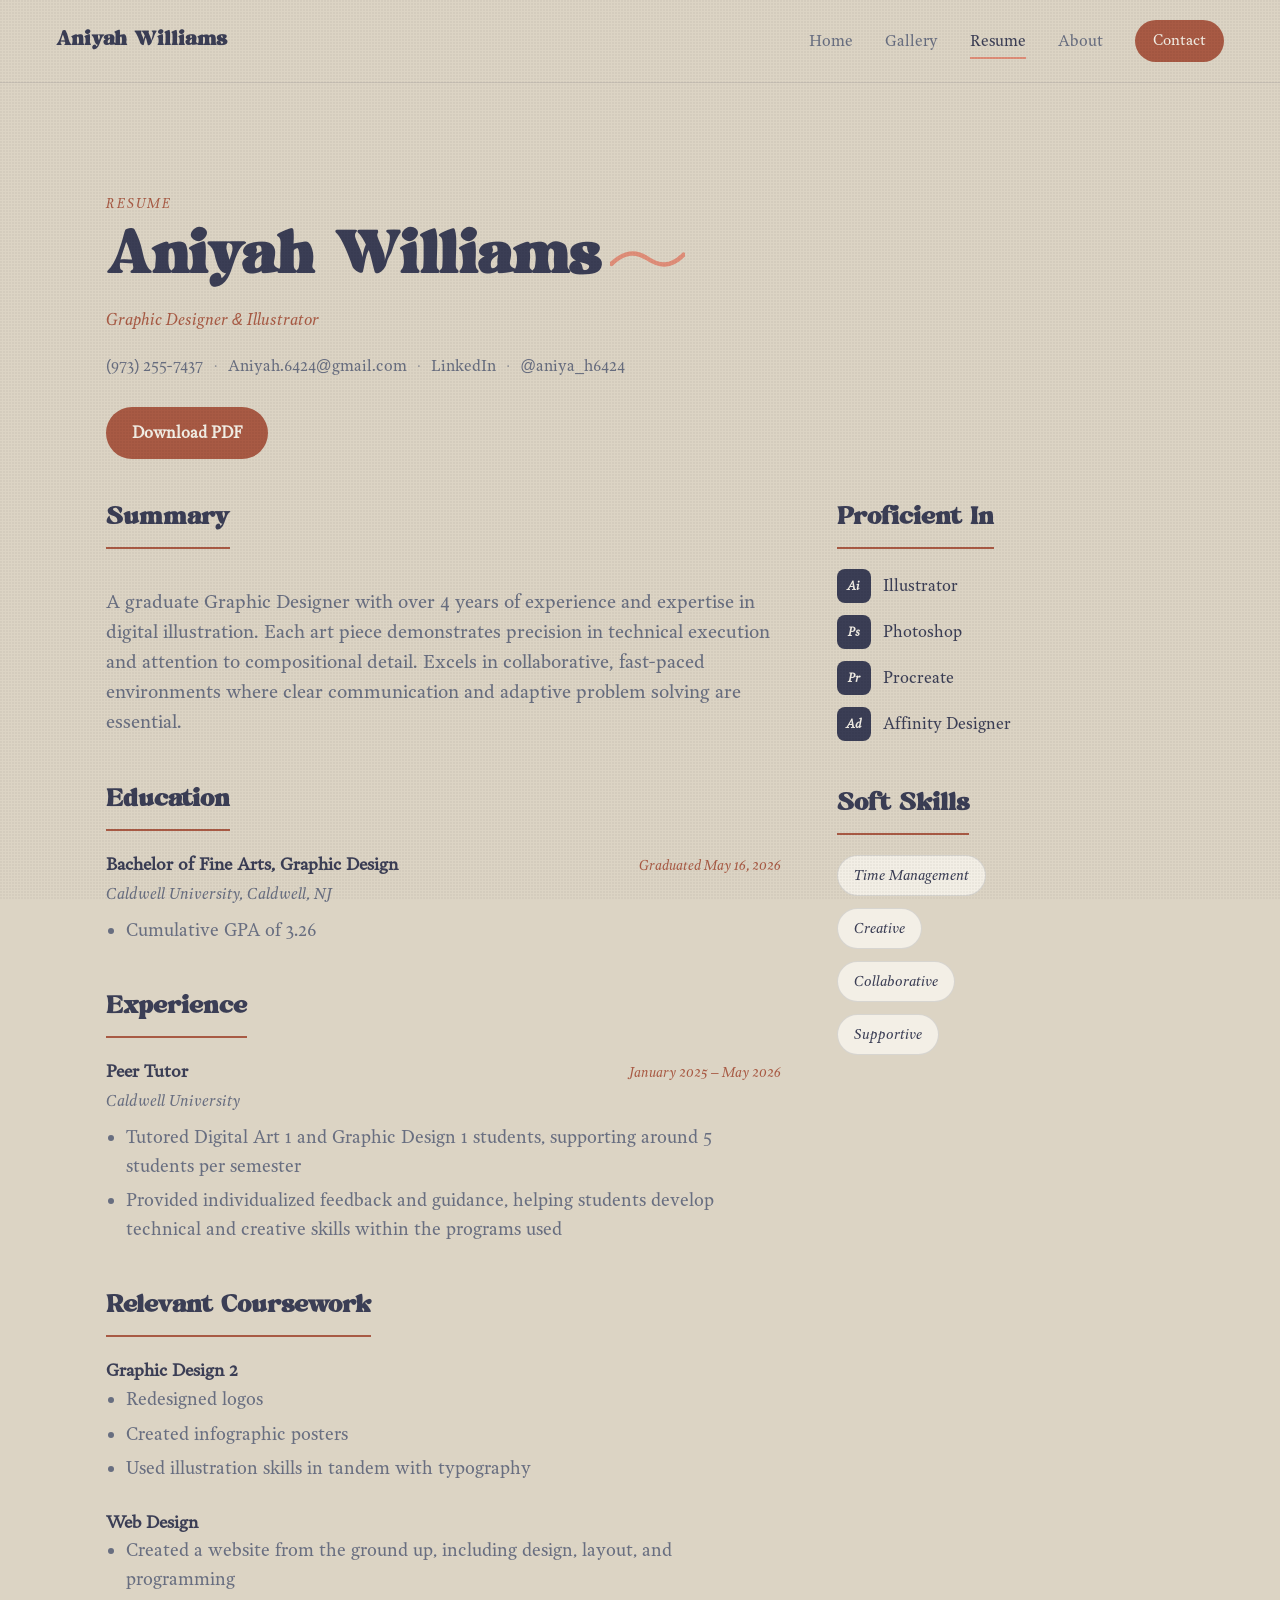
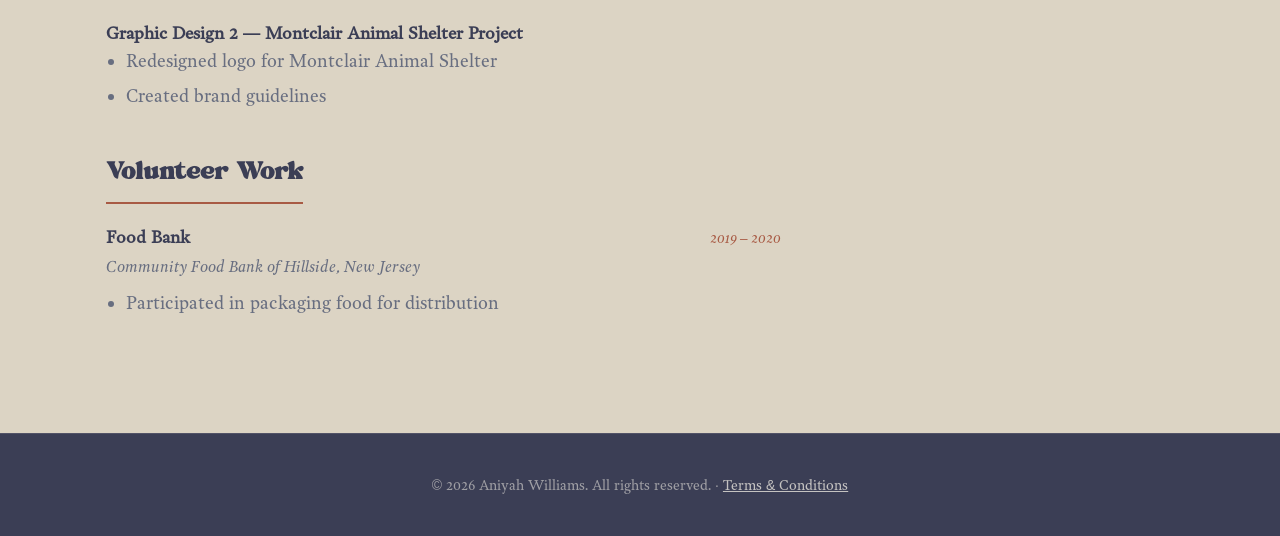
<file: files/portfolio/resume.html>
<!DOCTYPE html>
<html lang="en">
<head>
<meta charset="UTF-8">
<meta name="viewport" content="width=device-width, initial-scale=1.0">
<title>Resume — Aniyah Williams</title>
<meta name="description" content="Resume for Aniyah Williams, Graphic Designer and Illustrator.">
<link rel="stylesheet" href="style.css">
</head>
<body>

<div class="grain"></div>

<header class="site-header">
  <a href="index.html" class="logo">Aniyah Williams</a>
  <nav class="nav">
    <a href="index.html">Home</a>
    <a href="gallery.html">Gallery</a>
    <a href="resume.html" class="active">Resume</a>
    <a href="index.html#about">About</a>
    <a href="contact.html" class="nav-cta">Contact</a>
  </nav>
  <button class="nav-toggle" aria-label="Toggle menu" aria-expanded="false">
    <span></span><span></span><span></span>
  </button>
</header>

<main id="top">

  <section class="page-intro resume-intro">
    <p class="eyebrow">Resume</p>
    <h1>Aniyah Williams<span class="scribble" aria-hidden="true"></span></h1>
    <p class="hero-sub">Graphic Designer &amp; Illustrator</p>
    <div class="resume-contact">
      <a href="tel:9732557437">(973) 255-7437</a>
      <span aria-hidden="true">·</span>
      <a href="mailto:Aniyah.6424@gmail.com">Aniyah.6424@gmail.com</a>
      <span aria-hidden="true">·</span>
      <a href="https://www.linkedin.com/in/aniyah-williams-75a88b3a5/" target="_blank" rel="noopener">LinkedIn</a>
      <span aria-hidden="true">·</span>
      <a href="https://www.instagram.com/aniya_h6424" target="_blank" rel="noopener">@aniya_h6424</a>
    </div>
    <div class="resume-actions">
      <a href="assets/Aniyah-Williams-Resume.pdf" class="btn btn-primary" download>Download PDF</a>
    </div>
  </section>

  <section class="resume-section">
    <div class="resume-layout">

      <div class="resume-main">

        <div class="resume-block">
          <h2>Summary</h2>
          <p>A graduate Graphic Designer with over 4 years of experience and expertise in digital illustration. Each art piece demonstrates precision in technical execution and attention to compositional detail. Excels in collaborative, fast-paced environments where clear communication and adaptive problem solving are essential.</p>
        </div>

        <div class="resume-block">
          <h2>Education</h2>
          <div class="resume-entry">
            <div class="resume-entry-head">
              <h3>Bachelor of Fine Arts, Graphic Design</h3>
              <span class="resume-date">Graduated May 16, 2026</span>
            </div>
            <p class="resume-org">Caldwell University, Caldwell, NJ</p>
            <ul>
              <li>Cumulative GPA of 3.26</li>
            </ul>
          </div>
        </div>

        <div class="resume-block">
          <h2>Experience</h2>
          <div class="resume-entry">
            <div class="resume-entry-head">
              <h3>Peer Tutor</h3>
              <span class="resume-date">January 2025 – May 2026</span>
            </div>
            <p class="resume-org">Caldwell University</p>
            <ul>
              <li>Tutored Digital Art 1 and Graphic Design 1 students, supporting around 5 students per semester</li>
              <li>Provided individualized feedback and guidance, helping students develop technical and creative skills within the programs used</li>
            </ul>
          </div>
        </div>

        <div class="resume-block">
          <h2>Relevant Coursework</h2>

          <div class="resume-entry">
            <h3 class="resume-course">Graphic Design 2</h3>
            <ul>
              <li>Redesigned logos</li>
              <li>Created infographic posters</li>
              <li>Used illustration skills in tandem with typography</li>
            </ul>
          </div>

          <div class="resume-entry">
            <h3 class="resume-course">Web Design</h3>
            <ul>
              <li>Created a website from the ground up, including design, layout, and programming</li>
            </ul>
          </div>

          <div class="resume-entry">
            <h3 class="resume-course">Graphic Design 2 — Montclair Animal Shelter Project</h3>
            <ul>
              <li>Redesigned logo for Montclair Animal Shelter</li>
              <li>Created brand guidelines</li>
            </ul>
          </div>
        </div>

        <div class="resume-block">
          <h2>Volunteer Work</h2>
          <div class="resume-entry">
            <div class="resume-entry-head">
              <h3>Food Bank</h3>
              <span class="resume-date">2019 – 2020</span>
            </div>
            <p class="resume-org">Community Food Bank of Hillside, New Jersey</p>
            <ul>
              <li>Participated in packaging food for distribution</li>
            </ul>
          </div>
        </div>

      </div>

      <aside class="resume-side">

        <div class="resume-block">
          <h2>Proficient In</h2>
          <ul class="proficiency-list">
            <li><span class="proficiency-badge">Ai</span> Illustrator</li>
            <li><span class="proficiency-badge">Ps</span> Photoshop</li>
            <li><span class="proficiency-badge">Pr</span> Procreate</li>
            <li><span class="proficiency-badge">Ad</span> Affinity Designer</li>
          </ul>
        </div>

        <div class="resume-block">
          <h2>Soft Skills</h2>
          <ul class="skills-list vertical">
            <li>Time Management</li>
            <li>Creative</li>
            <li>Collaborative</li>
            <li>Supportive</li>
          </ul>
        </div>

      </aside>

    </div>
  </section>

</main>

<footer class="site-footer">
  <p>&copy; <span id="year"></span> Aniyah Williams. All rights reserved. &middot; <a href="terms.html">Terms &amp; Conditions</a></p>
</footer>

<script src="script.js"></script>
</body>
</html>
</file>
<file: style.css>
/* ===========================================================
   Aniyah Williams — Illustration Portfolio
   Sketchbook-inspired design system
=========================================================== */

@font-face {
  font-family: "Garvistest";
  src: url("assets/fonts/garvistest-regular.otf") format("opentype");
  font-weight: 400;
  font-style: normal;
  font-display: swap;
}
@font-face {
  font-family: "Garvistest";
  src: url("assets/fonts/garvistest-italic.otf") format("opentype");
  font-weight: 400;
  font-style: italic;
  font-display: swap;
}
@font-face {
  font-family: "Hukela Wild Display";
  src: url("assets/fonts/hukela-wild-display-regular.otf") format("opentype");
  font-weight: 400;
  font-style: normal;
  font-display: swap;
}

:root {
  --navy: #3B3E55;
  --slate: #686E80;
  --sage: #93A29B;
  --sand: #DCD4C4;
  --coral: #E08E79;
  --terracotta: #A85A44;

  --bg: var(--sand);
  --ink: var(--navy);
  --ink-soft: var(--slate);
  --paper: #F3EFE6;

  --font-display: "Hukela Wild Display", Georgia, serif;
  --display-tracking: 0.016em; /* tracking 16 (1/1000 em units) */
  --font-body: "Garvistest", -apple-system, BlinkMacSystemFont, sans-serif;
  --font-mono: "Garvistest", -apple-system, BlinkMacSystemFont, sans-serif; /* accent cut — always paired with font-style: italic */

  --gutter: clamp(20px, 5vw, 56px);
  --radius: 6px;
  --max-width: 1180px;
  --section-pad: clamp(64px, 9vw, 120px);
}

* { box-sizing: border-box; }

html {
  scroll-behavior: smooth;
  font-size: 106.25%; /* ~17px base */
}

@media (prefers-reduced-motion: reduce) {
  html { scroll-behavior: auto; }
  * { animation: none !important; transition: none !important; }
}

body {
  margin: 0;
  background: var(--bg);
  color: var(--ink);
  font-family: var(--font-body);
  line-height: 1.6;
  -webkit-font-smoothing: antialiased;
  opacity: 0;
  transition: opacity 0.35s ease;
}
body.page-loaded { opacity: 1; }

a {
  color: inherit;
}

img { max-width: 100%; display: block; }

/* subtle paper grain overlay */
.grain {
  position: fixed;
  inset: 0;
  pointer-events: none;
  z-index: 999;
  opacity: 0.035;
  background-image: radial-gradient(circle at 1px 1px, #000 1px, transparent 0);
  background-size: 3px 3px;
}

:focus-visible {
  outline: 2px solid var(--terracotta);
  outline-offset: 3px;
}

/* ---------- Header ---------- */

.site-header {
  position: sticky;
  top: 0;
  z-index: 100;
  display: flex;
  align-items: center;
  justify-content: space-between;
  padding: 20px var(--gutter);
  background: rgba(220, 212, 196, 0.88);
  backdrop-filter: blur(8px);
  border-bottom: 1px solid rgba(59, 62, 85, 0.12);
}

.logo {
  font-family: var(--font-display);
  letter-spacing: var(--display-tracking);
  font-weight: 600;
  font-size: 1.15rem;
  text-decoration: none;
  color: var(--ink);
}

.nav {
  display: flex;
  align-items: center;
  gap: clamp(18px, 2.5vw, 32px);
}

.nav a {
  text-decoration: none;
  font-size: 0.92rem;
  font-weight: 500;
  color: var(--ink-soft);
  position: relative;
  padding: 4px 0;
  transition: color 0.2s ease;
}

.nav a:not(.nav-cta):hover,
.nav a.active:not(.nav-cta) { color: var(--ink); }

.nav a.active:not(.nav-cta)::after { transform: scaleX(1); }

.nav a:not(.nav-cta)::after {
  content: "";
  position: absolute;
  left: 0; right: 0; bottom: -2px;
  height: 2px;
  background: var(--coral);
  transform: scaleX(0);
  transform-origin: left;
  transition: transform 0.25s ease;
}
.nav a:not(.nav-cta):hover::after { transform: scaleX(1); }

.nav-cta {
  background: var(--terracotta);
  color: var(--paper) !important;
  padding: 9px 18px !important;
  border-radius: 999px;
  font-size: 0.88rem !important;
}
.nav-cta:hover { background: var(--navy); }

.nav-toggle {
  display: none;
  flex-direction: column;
  gap: 5px;
  background: none;
  border: none;
  cursor: pointer;
  padding: 6px;
}
.nav-toggle span {
  width: 22px;
  height: 2px;
  background: var(--ink);
}

/* ---------- Buttons ---------- */

.btn {
  display: inline-block;
  text-decoration: none;
  font-family: var(--font-body);
  font-weight: 600;
  font-size: 0.95rem;
  padding: 13px 26px;
  border-radius: 999px;
  transition: transform 0.2s ease, background 0.2s ease, color 0.2s ease;
}
.btn-primary {
  background: var(--terracotta);
  color: var(--paper);
}
.btn-primary:hover { background: var(--navy); transform: translateY(-2px); }

.btn-ghost {
  background: transparent;
  color: var(--ink);
  border: 1.5px solid var(--slate);
}
.btn-ghost:hover { border-color: var(--navy); transform: translateY(-2px); }

/* ---------- Eyebrow / labels ---------- */

.eyebrow {
  font-family: var(--font-mono);
  font-style: italic;
  font-size: 0.78rem;
  text-transform: uppercase;
  letter-spacing: 0.14em;
  color: var(--terracotta);
  margin: 0 0 14px;
}

/* ---------- Hero ---------- */

.hero {
  position: relative;
  max-width: var(--max-width);
  margin: 0 auto;
  padding: clamp(80px, 12vw, 150px) var(--gutter) var(--section-pad);
}

.hero-inner { max-width: 760px; }

.hero h1 {
  font-family: var(--font-display);
  letter-spacing: var(--display-tracking);
  font-weight: 600;
  font-size: clamp(2.4rem, 6vw, 4.2rem);
  line-height: 1.05;
  margin: 0 0 28px;
  color: var(--ink);
}

.scribble {
  display: inline-block;
  width: 1.3em;
  height: 0.4em;
  margin-left: 0.15em;
  vertical-align: middle;
}
.scribble::after {
  content: "";
  display: block;
  width: 100%;
  height: 100%;
  background: url("data:image/svg+xml,%3Csvg xmlns='http://www.w3.org/2000/svg' viewBox='0 0 100 30'%3E%3Cpath d='M2 22 C 20 5, 35 5, 50 15 S 80 28, 98 10' stroke='%23E08E79' stroke-width='6' fill='none' stroke-linecap='round'/%3E%3C/svg%3E") no-repeat center / contain;
}
.scribble.small { width: 1em; height: 0.35em; }

.hero-sub {
  font-size: 1.22rem;
  color: var(--ink-soft);
  max-width: 52ch;
  margin: 0 0 36px;
}

.hero-actions {
  display: flex;
  gap: 16px;
  flex-wrap: wrap;
}

.hero-tape {
  position: absolute;
  top: 40px;
  right: 8%;
  width: 90px;
  height: 28px;
  background: rgba(147, 162, 155, 0.55);
  transform: rotate(8deg);
  box-shadow: 0 2px 6px rgba(59,62,85,0.15);
  display: none;
}
@media (min-width: 900px) { .hero-tape { display: block; } }

/* ---------- Page intro (gallery / resume headers) ---------- */

.page-intro {
  max-width: var(--max-width);
  margin: 0 auto;
  padding: clamp(64px, 10vw, 110px) var(--gutter) 20px;
}

.page-intro h1 {
  font-family: var(--font-display);
  letter-spacing: var(--display-tracking);
  font-weight: 600;
  font-size: clamp(2.2rem, 5vw, 3.4rem);
  margin: 0 0 18px;
  line-height: 1.05;
}

.page-intro .hero-sub { margin: 0; }

.section-cta {
  margin-top: 44px;
}

/* ---------- Gallery sections ---------- */

.gallery-section {
  max-width: var(--max-width);
  margin: 0 auto;
  padding: var(--section-pad) var(--gutter);
}

.gallery-section.alt {
  max-width: none;
  background: var(--paper);
  border-top: 1px solid rgba(59,62,85,0.1);
  border-bottom: 1px solid rgba(59,62,85,0.1);
  /* keep content on the same left edge as the non-tinted sections */
  padding-left: max(var(--gutter), calc((100% - var(--max-width)) / 2 + var(--gutter)));
  padding-right: max(var(--gutter), calc((100% - var(--max-width)) / 2 + var(--gutter)));
}

.section-head {
  max-width: 620px;
  margin-bottom: 48px;
}

.section-head h2 {
  font-family: var(--font-display);
  letter-spacing: var(--display-tracking);
  font-size: clamp(1.9rem, 3.5vw, 2.7rem);
  margin: 0 0 14px;
  font-weight: 600;
}

.section-sub {
  color: var(--ink-soft);
  font-size: 1.15rem;
  margin: 0;
}

.gallery {
  display: grid;
  grid-template-columns: repeat(auto-fill, minmax(min(100%, 320px), 1fr));
  gap: 64px 44px;
  padding-top: 10px;
}

.gallery-wide {
  grid-template-columns: repeat(auto-fill, minmax(min(100%, 380px), 1fr));
}

#web-design .gallery {
  max-width: 640px;
  margin: 0 auto;
}

.card {
  margin: 0;
  transition: transform 0.3s ease;
}
.card:hover { transform: translateY(-6px); }

.card.pin-a { --tilt: -2deg; transform: rotate(var(--tilt)); }
.card.pin-b { --tilt: 1.6deg; transform: rotate(var(--tilt)); }
.card.pin-c { --tilt: -1deg; transform: rotate(var(--tilt)); }
.card.pin-a:hover, .card.pin-b:hover, .card.pin-c:hover { transform: translateY(-6px) rotate(0deg); }

.card-image {
  aspect-ratio: 4 / 3;
  border-radius: var(--radius);
  display: flex;
  align-items: center;
  justify-content: center;
  text-align: center;
  padding: 20px;
  font-family: var(--font-mono);
  font-style: italic;
  font-size: 0.82rem;
  color: rgba(255,255,255,0.85);
  box-shadow: 0 8px 20px rgba(59,62,85,0.15);
  border: 1px solid rgba(59,62,85,0.08);
}

/* ---------- Polaroid gallery cards ---------- */

.polaroid {
  position: relative;
  background: #FBF9F4;
  padding: 18px 18px 70px;
  box-shadow: 0 16px 36px rgba(59,62,85,0.24), 0 2px 8px rgba(59,62,85,0.14);
  border-radius: 2px;
}

.polaroid .card-trigger {
  display: block;
  width: 100%;
  padding: 0;
  border: none;
  background: none;
  cursor: pointer;
  overflow: hidden;
  border-radius: 2px;
  box-shadow: none;
}
.polaroid .card-trigger:focus-visible { outline-offset: 4px; }

.polaroid .card-trigger img,
.polaroid .carousel-slide img {
  width: 100%;
  aspect-ratio: 1 / 1;
  object-fit: cover;
  display: block;
}

.gallery-wide .polaroid .card-trigger img { aspect-ratio: 16 / 10; }

.polaroid figcaption {
  position: absolute;
  left: 18px;
  right: 18px;
  bottom: 18px;
  margin: 0;
  display: block;
  text-align: center;
  font-family: var(--font-body);
  font-style: italic;
  font-weight: 400;
  font-size: 1.1rem;
  color: var(--ink);
  line-height: 1.3;
}
.polaroid figcaption .tag {
  display: block;
  font-family: var(--font-mono);
  font-style: italic;
  font-size: 0.68rem;
  letter-spacing: 0.09em;
  color: var(--terracotta);
  margin-bottom: 5px;
  border: none;
  padding: 0;
  text-transform: uppercase;
}

/* Tape accents */
.tape {
  position: absolute;
  top: -14px;
  left: 50%;
  width: 76px;
  height: 26px;
  z-index: 2;
  box-shadow: 0 3px 6px rgba(0,0,0,0.18);
  pointer-events: none;
}
.tape.c1 { background: rgba(147, 162, 155, 0.72); transform: translateX(-50%) rotate(-6deg); }
.tape.c2 { background: rgba(224, 142, 121, 0.78); transform: translateX(-50%) rotate(5deg); }
.tape.c3 { background: rgba(220, 212, 196, 0.9); transform: translateX(-50%) rotate(-3deg); }

/* ---------- Carousel (Holly Hopper branding card) ---------- */

.carousel-viewport {
  position: relative;
}

.carousel-slide {
  display: block;
  width: 100%;
  padding: 0;
  border: none;
  background: none;
  cursor: pointer;
  overflow: hidden;
  border-radius: 2px;
}
/* A class-level "display: block" above beats the browser's default
   [hidden] { display: none } rule, so it has to be restated explicitly
   here with higher specificity — otherwise both slides show at once. */
.carousel-slide[hidden] {
  display: none;
}

.polaroid .carousel-slide img { aspect-ratio: 5 / 4; }

.carousel-arrow {
  position: absolute;
  top: 50%;
  transform: translateY(-50%);
  width: 36px;
  height: 36px;
  border-radius: 50%;
  border: none;
  background: rgba(59, 62, 85, 0.55);
  color: #fff;
  font-size: 1rem;
  display: flex;
  align-items: center;
  justify-content: center;
  cursor: pointer;
  z-index: 4;
  transition: background 0.2s ease;
}
.carousel-arrow:hover { background: rgba(59, 62, 85, 0.85); }
.carousel-prev { left: 10px; }
.carousel-next { right: 10px; }

.carousel-dots {
  position: absolute;
  bottom: 12px;
  left: 50%;
  transform: translateX(-50%);
  display: flex;
  gap: 7px;
  z-index: 4;
}
.carousel-dot {
  width: 9px;
  height: 9px;
  border-radius: 50%;
  border: none;
  padding: 0;
  background: rgba(255,255,255,0.55);
  cursor: pointer;
  transition: background 0.2s ease, transform 0.2s ease;
}
.carousel-dot.active { background: #fff; transform: scale(1.15); }

/* ---------- Lightbox ---------- */

.lightbox {
  position: fixed;
  inset: 0;
  z-index: 1000;
  display: none;
  align-items: center;
  justify-content: center;
  padding: clamp(20px, 5vw, 60px);
  background: rgba(59, 62, 85, 0.92);
}
.lightbox.open { display: flex; }

.lightbox-figure {
  margin: 0;
  max-width: min(90vw, 1100px);
  max-height: 90vh;
  display: flex;
  flex-direction: column;
  align-items: center;
  gap: 16px;
}

.lightbox-figure img {
  max-width: 100%;
  max-height: 78vh;
  width: auto;
  height: auto;
  border-radius: 4px;
  box-shadow: 0 20px 50px rgba(0,0,0,0.4);
}

.lightbox-figure figcaption {
  color: var(--paper);
  font-family: var(--font-mono);
  font-style: italic;
  font-size: 0.9rem;
  text-align: center;
  max-width: 60ch;
}

.lightbox-extra:empty { display: none; }

.pill-link {
  display: inline-block;
  background: var(--sand);
  color: var(--navy);
  font-family: var(--font-mono);
  font-style: italic;
  font-size: 0.78rem;
  font-weight: 700;
  letter-spacing: 0.07em;
  text-transform: uppercase;
  text-decoration: none;
  padding: 9px 20px;
  border-radius: 999px;
  transition: transform 0.2s ease, background 0.2s ease;
}
.pill-link:hover {
  background: #fff;
  transform: translateY(-2px);
}

.lightbox-close {
  position: absolute;
  top: 20px;
  right: 24px;
  background: none;
  border: none;
  color: var(--paper);
  font-size: 2.4rem;
  line-height: 1;
  cursor: pointer;
  padding: 6px 10px;
}
.lightbox-close:hover { color: var(--coral); }

.ph-navy { background: var(--navy); }
.ph-slate { background: var(--slate); }
.ph-sage { background: var(--sage); color: rgba(59,62,85,0.75); }
.ph-sand { background: #CFC6B2; color: rgba(59,62,85,0.75); }
.ph-coral { background: var(--coral); }
.ph-terracotta { background: var(--terracotta); }

figcaption {
  margin-top: 12px;
  font-size: 0.92rem;
  color: var(--ink);
  display: flex;
  align-items: center;
  gap: 8px;
}

.tag {
  font-family: var(--font-mono);
  font-style: italic;
  font-size: 0.7rem;
  text-transform: uppercase;
  letter-spacing: 0.06em;
  color: var(--terracotta);
  border: 1px solid var(--terracotta);
  border-radius: 999px;
  padding: 2px 9px;
}

/* ---------- About ---------- */

.about-section {
  max-width: var(--max-width);
  margin: 0 auto;
  padding: var(--section-pad) var(--gutter);
}

.about-grid {
  display: grid;
  grid-template-columns: 1fr;
  gap: 48px;
  align-items: center;
}

@media (min-width: 800px) {
  .about-grid { grid-template-columns: 0.85fr 1.15fr; }
}

.about-image {
  aspect-ratio: 4 / 5;
  border-radius: var(--radius);
  display: flex;
  align-items: center;
  justify-content: center;
  text-align: center;
  padding: 24px;
  font-family: var(--font-mono);
  font-style: italic;
  font-size: 0.82rem;
  color: rgba(255,255,255,0.85);
  transform: rotate(-1deg);
  box-shadow: 0 10px 24px rgba(59,62,85,0.18);
}

.about-copy h2 {
  font-family: var(--font-display);
  letter-spacing: var(--display-tracking);
  font-size: clamp(1.9rem, 3.5vw, 2.6rem);
  margin: 0 0 20px;
  font-weight: 600;
}

.about-copy p {
  color: var(--ink-soft);
  font-size: 1.15rem;
  max-width: 56ch;
}

.skills-list {
  list-style: none;
  padding: 0;
  margin: 28px 0 0;
  display: flex;
  flex-wrap: wrap;
  gap: 10px;
}
.skills-list li {
  font-family: var(--font-mono);
  font-style: italic;
  font-size: 0.8rem;
  background: var(--paper);
  border: 1px solid rgba(59,62,85,0.15);
  border-radius: 999px;
  padding: 7px 14px;
  color: var(--ink);
}

/* ---------- Contact ---------- */

.contact-section {
  background: var(--navy);
  color: var(--paper);
  text-align: center;
  padding: var(--section-pad) var(--gutter);
}
.contact-section .eyebrow { color: var(--coral); }
.contact-section h2 {
  font-family: var(--font-display);
  letter-spacing: var(--display-tracking);
  font-weight: 600;
  font-size: clamp(2rem, 4.5vw, 3rem);
  margin: 0 0 18px;
}
.contact-section .section-sub {
  color: rgba(243,239,230,0.75);
  max-width: 46ch;
  margin: 0 auto 36px;
}

.contact-actions {
  margin-bottom: 40px;
  display: flex;
  justify-content: center;
  gap: 16px;
  flex-wrap: wrap;
}
.contact-section .btn-ghost {
  color: var(--paper);
  border-color: rgba(243,239,230,0.45);
}
.contact-section .btn-ghost:hover {
  border-color: var(--coral);
  color: var(--coral);
}

.social-links {
  display: flex;
  justify-content: center;
  gap: 28px;
  flex-wrap: wrap;
}
.social-links a {
  text-decoration: none;
  font-size: 0.9rem;
  color: rgba(243,239,230,0.8);
  border-bottom: 1px solid transparent;
  transition: border-color 0.2s ease, color 0.2s ease;
}
.social-links a:hover {
  color: var(--paper);
  border-color: var(--coral);
}

/* ---------- Terms & Conditions page ---------- */

.legal-section {
  max-width: 760px;
  margin: 0 auto;
  padding: 10px var(--gutter) var(--section-pad);
}

.legal-block { margin-bottom: 36px; }
.legal-block:last-of-type { margin-bottom: 0; }

.legal-block h2 {
  font-family: var(--font-display);
  letter-spacing: var(--display-tracking);
  font-size: 1.3rem;
  font-weight: 400;
  margin: 0 0 12px;
  color: var(--ink);
}

.legal-block p {
  color: var(--ink-soft);
  font-size: 1.1rem;
  max-width: 68ch;
  margin: 0 0 12px;
}
.legal-block p:last-child { margin-bottom: 0; }

.legal-block ul {
  color: var(--ink-soft);
  font-size: 1.05rem;
  padding-left: 22px;
  margin: 0;
}
.legal-block ul li { margin-bottom: 10px; }
.legal-block ul li:last-child { margin-bottom: 0; }

.legal-block a { color: var(--terracotta); }

.legal-updated {
  font-family: var(--font-body);
  font-style: italic;
  font-size: 0.9rem;
  color: var(--slate);
  margin-top: 44px;
}

/* ---------- Contact page & form ---------- */

.contact-page-section {
  max-width: 680px;
  margin: 0 auto;
  padding: 10px var(--gutter) var(--section-pad);
}

.contact-form {
  display: flex;
  flex-direction: column;
  gap: 22px;
  background: var(--paper);
  border: 1px solid rgba(59,62,85,0.12);
  border-radius: 8px;
  padding: clamp(24px, 4vw, 40px);
  box-shadow: 0 14px 32px rgba(59,62,85,0.12);
}

.form-field {
  display: flex;
  flex-direction: column;
  gap: 8px;
}

.form-field label {
  font-family: var(--font-mono);
  font-style: italic;
  font-size: 0.78rem;
  text-transform: uppercase;
  letter-spacing: 0.08em;
  color: var(--terracotta);
}

.form-field input,
.form-field textarea {
  font-family: var(--font-body);
  font-size: 1.05rem;
  color: var(--ink);
  background: #fff;
  border: 1.5px solid rgba(59,62,85,0.18);
  border-radius: 6px;
  padding: 12px 14px;
  resize: vertical;
}
.form-field input:focus,
.form-field textarea:focus {
  border-color: var(--terracotta);
  outline: none;
}

.form-honey { display: none; }

.contact-form .btn-primary {
  border: none;
  font-size: 1rem;
  cursor: pointer;
  align-self: flex-start;
}

.contact-form-note {
  color: var(--ink-soft);
  font-size: 0.95rem;
  margin-top: 28px;
  text-align: center;
}
.contact-form-note a {
  color: var(--terracotta);
  text-decoration: underline;
}

/* ---------- Resume ---------- */

.resume-intro { padding-bottom: 10px; }

.resume-intro .hero-sub {
  font-family: var(--font-mono);
  font-style: italic;
  font-size: 0.95rem;
  color: var(--terracotta);
  margin-bottom: 20px;
}

.resume-contact {
  display: flex;
  flex-wrap: wrap;
  gap: 10px;
  align-items: center;
  color: var(--ink-soft);
  font-size: 0.92rem;
  margin-bottom: 28px;
}
.resume-contact a {
  text-decoration: none;
  color: var(--ink-soft);
  border-bottom: 1px solid transparent;
  transition: color 0.2s ease, border-color 0.2s ease;
}
.resume-contact a:hover { color: var(--ink); border-color: var(--coral); }
.resume-contact span { color: var(--slate); opacity: 0.6; }

.resume-actions { margin-bottom: 10px; }

.resume-section {
  max-width: var(--max-width);
  margin: 0 auto;
  padding: 20px var(--gutter) var(--section-pad);
}

.resume-layout {
  display: grid;
  grid-template-columns: 1fr;
  gap: 56px;
}
@media (min-width: 900px) {
  .resume-layout { grid-template-columns: 2fr 1fr; }
}

.resume-block { margin-bottom: 44px; }
.resume-block:last-child { margin-bottom: 0; }

.resume-block h2 {
  font-family: var(--font-display);
  letter-spacing: var(--display-tracking);
  font-size: 1.4rem;
  font-weight: 600;
  margin: 0 0 20px;
  padding-bottom: 10px;
  border-bottom: 2px solid var(--terracotta);
  display: inline-block;
}

.resume-block > p { color: var(--ink-soft); max-width: 62ch; font-size: 1.1rem; }

.resume-entry { margin-bottom: 26px; }
.resume-entry:last-child { margin-bottom: 0; }

.resume-entry-head {
  display: flex;
  flex-wrap: wrap;
  justify-content: space-between;
  align-items: baseline;
  gap: 6px 16px;
}

.resume-entry h3,
.resume-course {
  font-family: var(--font-body);
  font-size: 1.02rem;
  font-weight: 600;
  margin: 0;
  color: var(--ink);
}

.resume-course { margin-bottom: 10px; }

.resume-date {
  font-family: var(--font-mono);
  font-style: italic;
  font-size: 0.8rem;
  color: var(--terracotta);
  white-space: nowrap;
}

.resume-org {
  font-size: 0.92rem;
  color: var(--ink-soft);
  margin: 2px 0 10px;
  font-style: italic;
}

.resume-entry ul {
  margin: 0;
  padding-left: 20px;
  color: var(--ink-soft);
  font-size: 1.05rem;
}
.resume-entry ul li { margin-bottom: 6px; }
.resume-entry ul li:last-child { margin-bottom: 0; }

.proficiency-list,
.skills-list.vertical {
  list-style: none;
  padding: 0;
  margin: 0;
  display: flex;
  flex-direction: column;
  gap: 12px;
}

.proficiency-list li {
  display: flex;
  align-items: center;
  gap: 12px;
  font-size: 0.95rem;
  color: var(--ink);
}

.proficiency-badge {
  display: inline-flex;
  align-items: center;
  justify-content: center;
  width: 34px;
  height: 34px;
  border-radius: 8px;
  background: var(--navy);
  color: var(--paper);
  font-family: var(--font-mono);
  font-style: italic;
  font-size: 0.72rem;
  font-weight: 700;
  flex-shrink: 0;
}

.skills-list.vertical li {
  font-family: var(--font-mono);
  font-style: italic;
  font-size: 0.85rem;
  background: var(--paper);
  border: 1px solid rgba(59,62,85,0.15);
  border-radius: 999px;
  padding: 8px 16px;
  display: inline-block;
  width: fit-content;
}

/* ---------- Gallery photo loader (camera snap animation) ---------- */

.photo-loader {
  position: fixed;
  inset: 0;
  z-index: 2000;
  display: flex;
  align-items: center;
  justify-content: center;
  background: var(--bg);
  opacity: 0;
  pointer-events: none;
  transition: opacity 0.2s ease;
}
.photo-loader.active {
  opacity: 1;
  pointer-events: all;
}

.photo-loader-inner {
  position: relative;
  z-index: 2;
  display: flex;
  flex-direction: column;
  align-items: center;
  gap: 22px;
}

.loader-gif {
  width: 128px;
  height: 128px;
  object-fit: contain;
}

.loader-text {
  font-family: var(--font-mono);
  font-style: italic;
  font-size: 0.84rem;
  letter-spacing: 0.1em;
  text-transform: uppercase;
  color: var(--navy);
  margin: 0;
  opacity: 0;
}
.photo-loader.active .loader-text {
  animation: loader-text-fade 0.4s ease 0.15s forwards;
}

@keyframes loader-text-fade {
  to { opacity: 1; }
}

@media (prefers-reduced-motion: reduce) {
  .photo-loader.active .loader-text {
    animation: none;
    opacity: 1;
  }
}

/* ---------- Footer ---------- */

.site-footer {
  text-align: center;
  padding: 26px 20px;
  background: var(--navy);
  color: rgba(243,239,230,0.55);
  font-size: 0.82rem;
  border-top: 1px solid rgba(243,239,230,0.12);
}
.site-footer a {
  color: rgba(243,239,230,0.75);
  text-decoration: underline;
}
.site-footer a:hover { color: var(--coral); }

/* ---------- Responsive nav ---------- */

/* ===========================================================
   Responsive: tablet (<= 1024px) and phone (<= 600px)
=========================================================== */

/* Tablet */
@media (max-width: 1024px) {
  :root { --section-pad: clamp(56px, 8vw, 90px); --gutter: 28px; }

  .site-header { padding: 16px var(--gutter); }
  .nav { gap: 20px; }

  .hero { padding-top: 90px; }
  .hero h1 { font-size: clamp(2.4rem, 6.4vw, 3.6rem); }

  .gallery { gap: 56px 36px; }
  .about-grid { gap: 36px; }
  .resume-layout { gap: 40px; }
}

/* Mobile navigation (small tablets and phones) */
@media (max-width: 760px) {
  .nav {
    position: absolute;
    top: 100%;
    left: 0;
    right: 0;
    background: var(--bg);
    flex-direction: column;
    align-items: flex-start;
    gap: 0;
    padding: 8px 24px 20px;
    border-bottom: 1px solid rgba(59,62,85,0.12);
    transform: translateY(-12px);
    opacity: 0;
    visibility: hidden;
    pointer-events: none;
    transition: transform 0.25s ease, opacity 0.25s ease, visibility 0s linear 0.25s;
  }
  .nav.open {
    transform: translateY(0);
    opacity: 1;
    visibility: visible;
    pointer-events: auto;
    transition: transform 0.25s ease, opacity 0.25s ease;
  }
  .nav a { width: 100%; padding: 14px 0; font-size: 1.05rem; }
  .nav a:not(.nav-cta)::after { display: none; }
  .nav-cta { margin-top: 10px; text-align: center; }
  .nav-toggle { display: flex; padding: 10px; }

  .about-grid { grid-template-columns: 1fr; }
  .about-image { max-width: 420px; }
}

/* Phone */
@media (max-width: 600px) {
  html { font-size: 100%; }
  :root { --section-pad: 56px; --gutter: 18px; }

  .site-header { padding: 12px var(--gutter); }
  .logo { font-size: 1.05rem; }

  .hero { padding: 56px var(--gutter) 48px; }
  .hero h1 { font-size: clamp(2.1rem, 10vw, 2.8rem); margin-bottom: 20px; }
  .hero h1 br { display: none; }
  .hero-sub { font-size: 1.1rem; }
  .hero-actions { flex-direction: column; align-items: stretch; }
  .hero-actions .btn { text-align: center; }

  .page-intro { padding: 48px var(--gutter) 12px; }
  .page-intro h1 { font-size: clamp(2rem, 9vw, 2.6rem); }

  .gallery-section { padding-top: 48px; padding-bottom: 48px; }

  .section-head { margin-bottom: 32px; }
  .section-sub, .about-copy p { font-size: 1.05rem; }

  .gallery { grid-template-columns: 1fr; gap: 48px; }
  .card.pin-a { --tilt: -1deg; }
  .card.pin-b { --tilt: 0.8deg; }
  .card.pin-c { --tilt: -0.5deg; }

  .polaroid { padding: 12px 12px 60px; }
  .polaroid figcaption { left: 12px; right: 12px; bottom: 12px; font-size: 1rem; }
  .tape { width: 60px; height: 22px; top: -12px; }

  .carousel-arrow { width: 40px; height: 40px; }
  .carousel-prev { left: 6px; }
  .carousel-next { right: 6px; }

  .lightbox { padding: 56px 12px 20px; }
  .lightbox-figure img { max-height: 68vh; }
  .lightbox-close { top: 8px; right: 10px; }

  .resume-entry-head { flex-direction: column; gap: 2px; }
  .resume-date { white-space: normal; }
  .resume-block h2 { font-size: 1.25rem; }

  .contact-actions { flex-direction: column; align-items: stretch; }
  .contact-actions .btn { text-align: center; word-break: break-word; }
  .social-links { gap: 18px; }
  .contact-form { padding: 22px 18px; }
  .contact-form .btn-primary { align-self: stretch; text-align: center; }
  .form-field input, .form-field textarea { font-size: 1rem; }

  .loader-gif { width: 104px; height: 104px; }
  .site-footer { padding: 22px 16px; line-height: 1.7; }
}

/* Touch devices: no sticky hover lift */
@media (hover: none) {
  .card:hover,
  .card.pin-a:hover, .card.pin-b:hover, .card.pin-c:hover { transform: rotate(var(--tilt, 0deg)); }
}
</file>
<file: files/portfolio/style.css>
/* ===========================================================
   Aniyah Williams — Illustration Portfolio
   Sketchbook-inspired design system
=========================================================== */

@font-face {
  font-family: "Garvistest";
  src: url("assets/fonts/garvistest-regular.otf") format("opentype");
  font-weight: 400;
  font-style: normal;
  font-display: swap;
}
@font-face {
  font-family: "Garvistest";
  src: url("assets/fonts/garvistest-italic.otf") format("opentype");
  font-weight: 400;
  font-style: italic;
  font-display: swap;
}
@font-face {
  font-family: "Hukela Wild Display";
  src: url("assets/fonts/hukela-wild-display-regular.otf") format("opentype");
  font-weight: 400;
  font-style: normal;
  font-display: swap;
}

:root {
  --navy: #3B3E55;
  --slate: #686E80;
  --sage: #93A29B;
  --sand: #DCD4C4;
  --coral: #E08E79;
  --terracotta: #A85A44;

  --bg: var(--sand);
  --ink: var(--navy);
  --ink-soft: var(--slate);
  --paper: #F3EFE6;

  --font-display: "Hukela Wild Display", Georgia, serif;
  --font-body: "Garvistest", -apple-system, BlinkMacSystemFont, sans-serif;
  --font-mono: "Garvistest", -apple-system, BlinkMacSystemFont, sans-serif; /* accent cut — always paired with font-style: italic */

  --radius: 6px;
  --max-width: 1180px;
  --section-pad: clamp(64px, 9vw, 120px);
}

* { box-sizing: border-box; }

html {
  scroll-behavior: smooth;
  font-size: 106.25%; /* ~17px base */
}

@media (prefers-reduced-motion: reduce) {
  html { scroll-behavior: auto; }
  * { animation: none !important; transition: none !important; }
}

body {
  margin: 0;
  background: var(--bg);
  color: var(--ink);
  font-family: var(--font-body);
  line-height: 1.6;
  -webkit-font-smoothing: antialiased;
  opacity: 0;
  transition: opacity 0.35s ease;
}
body.page-loaded { opacity: 1; }

a {
  color: inherit;
}

img { max-width: 100%; display: block; }

/* subtle paper grain overlay */
.grain {
  position: fixed;
  inset: 0;
  pointer-events: none;
  z-index: 999;
  opacity: 0.035;
  background-image: radial-gradient(circle at 1px 1px, #000 1px, transparent 0);
  background-size: 3px 3px;
}

:focus-visible {
  outline: 2px solid var(--terracotta);
  outline-offset: 3px;
}

/* ---------- Header ---------- */

.site-header {
  position: sticky;
  top: 0;
  z-index: 100;
  display: flex;
  align-items: center;
  justify-content: space-between;
  padding: 20px clamp(20px, 5vw, 56px);
  background: rgba(220, 212, 196, 0.88);
  backdrop-filter: blur(8px);
  border-bottom: 1px solid rgba(59, 62, 85, 0.12);
}

.logo {
  font-family: var(--font-display);
  font-weight: 600;
  font-size: 1.15rem;
  text-decoration: none;
  color: var(--ink);
  letter-spacing: 0.01em;
}

.nav {
  display: flex;
  align-items: center;
  gap: clamp(18px, 2.5vw, 32px);
}

.nav a {
  text-decoration: none;
  font-size: 0.92rem;
  font-weight: 500;
  color: var(--ink-soft);
  position: relative;
  padding: 4px 0;
  transition: color 0.2s ease;
}

.nav a:not(.nav-cta):hover,
.nav a.active:not(.nav-cta) { color: var(--ink); }

.nav a.active:not(.nav-cta)::after { transform: scaleX(1); }

.nav a:not(.nav-cta)::after {
  content: "";
  position: absolute;
  left: 0; right: 0; bottom: -2px;
  height: 2px;
  background: var(--coral);
  transform: scaleX(0);
  transform-origin: left;
  transition: transform 0.25s ease;
}
.nav a:not(.nav-cta):hover::after { transform: scaleX(1); }

.nav-cta {
  background: var(--terracotta);
  color: var(--paper) !important;
  padding: 9px 18px !important;
  border-radius: 999px;
  font-size: 0.88rem !important;
}
.nav-cta:hover { background: var(--navy); }

.nav-toggle {
  display: none;
  flex-direction: column;
  gap: 5px;
  background: none;
  border: none;
  cursor: pointer;
  padding: 6px;
}
.nav-toggle span {
  width: 22px;
  height: 2px;
  background: var(--ink);
}

/* ---------- Buttons ---------- */

.btn {
  display: inline-block;
  text-decoration: none;
  font-family: var(--font-body);
  font-weight: 600;
  font-size: 0.95rem;
  padding: 13px 26px;
  border-radius: 999px;
  transition: transform 0.2s ease, background 0.2s ease, color 0.2s ease;
}
.btn-primary {
  background: var(--terracotta);
  color: var(--paper);
}
.btn-primary:hover { background: var(--navy); transform: translateY(-2px); }

.btn-ghost {
  background: transparent;
  color: var(--ink);
  border: 1.5px solid var(--slate);
}
.btn-ghost:hover { border-color: var(--navy); transform: translateY(-2px); }

/* ---------- Eyebrow / labels ---------- */

.eyebrow {
  font-family: var(--font-mono);
  font-style: italic;
  font-size: 0.78rem;
  text-transform: uppercase;
  letter-spacing: 0.14em;
  color: var(--terracotta);
  margin: 0 0 14px;
}

/* ---------- Hero ---------- */

.hero {
  position: relative;
  max-width: var(--max-width);
  margin: 0 auto;
  padding: clamp(80px, 12vw, 150px) clamp(20px, 5vw, 56px) var(--section-pad);
}

.hero-inner { max-width: 760px; }

.hero h1 {
  font-family: var(--font-display);
  font-weight: 600;
  font-size: clamp(2.4rem, 6vw, 4.2rem);
  line-height: 1.05;
  margin: 0 0 28px;
  color: var(--ink);
}

.scribble {
  display: inline-block;
  width: 1.3em;
  height: 0.4em;
  margin-left: 0.15em;
  vertical-align: middle;
}
.scribble::after {
  content: "";
  display: block;
  width: 100%;
  height: 100%;
  background: url("data:image/svg+xml,%3Csvg xmlns='http://www.w3.org/2000/svg' viewBox='0 0 100 30'%3E%3Cpath d='M2 22 C 20 5, 35 5, 50 15 S 80 28, 98 10' stroke='%23E08E79' stroke-width='6' fill='none' stroke-linecap='round'/%3E%3C/svg%3E") no-repeat center / contain;
}
.scribble.small { width: 1em; height: 0.35em; }

.hero-sub {
  font-size: 1.22rem;
  color: var(--ink-soft);
  max-width: 52ch;
  margin: 0 0 36px;
}

.hero-actions {
  display: flex;
  gap: 16px;
  flex-wrap: wrap;
}

.hero-tape {
  position: absolute;
  top: 40px;
  right: 8%;
  width: 90px;
  height: 28px;
  background: rgba(147, 162, 155, 0.55);
  transform: rotate(8deg);
  box-shadow: 0 2px 6px rgba(59,62,85,0.15);
  display: none;
}
@media (min-width: 900px) { .hero-tape { display: block; } }

/* ---------- Page intro (gallery / resume headers) ---------- */

.page-intro {
  max-width: var(--max-width);
  margin: 0 auto;
  padding: clamp(64px, 10vw, 110px) clamp(20px, 5vw, 56px) 20px;
}

.page-intro h1 {
  font-family: var(--font-display);
  font-weight: 600;
  font-size: clamp(2.2rem, 5vw, 3.4rem);
  margin: 0 0 18px;
  line-height: 1.05;
}

.page-intro .hero-sub { margin: 0; }

.section-cta {
  margin-top: 44px;
}

/* ---------- Gallery sections ---------- */

.gallery-section {
  max-width: var(--max-width);
  margin: 0 auto;
  padding: var(--section-pad) clamp(20px, 5vw, 56px);
}

.gallery-section.alt {
  max-width: none;
  background: var(--paper);
  border-top: 1px solid rgba(59,62,85,0.1);
  border-bottom: 1px solid rgba(59,62,85,0.1);
}
.gallery-section.alt > * {
  max-width: var(--max-width);
  margin-left: auto;
  margin-right: auto;
}

.section-head {
  max-width: 620px;
  margin-bottom: 48px;
}

.section-head h2 {
  font-family: var(--font-display);
  font-size: clamp(1.9rem, 3.5vw, 2.7rem);
  margin: 0 0 14px;
  font-weight: 600;
}

.section-sub {
  color: var(--ink-soft);
  font-size: 1.15rem;
  margin: 0;
}

.gallery {
  display: grid;
  grid-template-columns: repeat(auto-fill, minmax(320px, 1fr));
  gap: 64px 44px;
  padding-top: 10px;
}

.gallery-wide {
  grid-template-columns: repeat(auto-fill, minmax(380px, 1fr));
}

#web-design .gallery {
  max-width: 640px;
  margin: 0 auto;
}

.card {
  margin: 0;
  transition: transform 0.3s ease;
}
.card:hover { transform: translateY(-6px); }

.card.pin-a { transform: rotate(-2deg); }
.card.pin-b { transform: rotate(1.6deg); }
.card.pin-c { transform: rotate(-1deg); }
.card.pin-a:hover, .card.pin-b:hover, .card.pin-c:hover { transform: translateY(-6px) rotate(0deg); }

.card-image {
  aspect-ratio: 4 / 3;
  border-radius: var(--radius);
  display: flex;
  align-items: center;
  justify-content: center;
  text-align: center;
  padding: 20px;
  font-family: var(--font-mono);
  font-style: italic;
  font-size: 0.82rem;
  color: rgba(255,255,255,0.85);
  box-shadow: 0 8px 20px rgba(59,62,85,0.15);
  border: 1px solid rgba(59,62,85,0.08);
}

/* ---------- Polaroid gallery cards ---------- */

.polaroid {
  position: relative;
  background: #FBF9F4;
  padding: 18px 18px 70px;
  box-shadow: 0 16px 36px rgba(59,62,85,0.24), 0 2px 8px rgba(59,62,85,0.14);
  border-radius: 2px;
}

.polaroid .card-trigger {
  display: block;
  width: 100%;
  padding: 0;
  border: none;
  background: none;
  cursor: pointer;
  overflow: hidden;
  border-radius: 2px;
  box-shadow: none;
}
.polaroid .card-trigger:focus-visible { outline-offset: 4px; }

.polaroid .card-trigger img,
.polaroid .carousel-slide img {
  width: 100%;
  aspect-ratio: 1 / 1;
  object-fit: cover;
  display: block;
}

.gallery-wide .polaroid .card-trigger img { aspect-ratio: 16 / 10; }

.polaroid figcaption {
  position: absolute;
  left: 18px;
  right: 18px;
  bottom: 18px;
  margin: 0;
  display: block;
  text-align: center;
  font-family: var(--font-body);
  font-style: italic;
  font-weight: 400;
  font-size: 1.1rem;
  color: var(--ink);
  line-height: 1.3;
}
.polaroid figcaption .tag {
  display: block;
  font-family: var(--font-mono);
  font-style: italic;
  font-size: 0.68rem;
  letter-spacing: 0.09em;
  color: var(--terracotta);
  margin-bottom: 5px;
  border: none;
  padding: 0;
  text-transform: uppercase;
}

/* Tape accents */
.tape {
  position: absolute;
  top: -14px;
  left: 50%;
  width: 76px;
  height: 26px;
  z-index: 2;
  box-shadow: 0 3px 6px rgba(0,0,0,0.18);
  pointer-events: none;
}
.tape.c1 { background: rgba(147, 162, 155, 0.72); transform: translateX(-50%) rotate(-6deg); }
.tape.c2 { background: rgba(224, 142, 121, 0.78); transform: translateX(-50%) rotate(5deg); }
.tape.c3 { background: rgba(220, 212, 196, 0.9); transform: translateX(-50%) rotate(-3deg); }

/* ---------- Carousel (Holly Hopper branding card) ---------- */

.carousel-viewport {
  position: relative;
}

.carousel-slide {
  display: block;
  width: 100%;
  padding: 0;
  border: none;
  background: none;
  cursor: pointer;
  overflow: hidden;
  border-radius: 2px;
}
/* A class-level "display: block" above beats the browser's default
   [hidden] { display: none } rule, so it has to be restated explicitly
   here with higher specificity — otherwise both slides show at once. */
.carousel-slide[hidden] {
  display: none;
}

.carousel-arrow {
  position: absolute;
  top: 50%;
  transform: translateY(-50%);
  width: 36px;
  height: 36px;
  border-radius: 50%;
  border: none;
  background: rgba(59, 62, 85, 0.55);
  color: #fff;
  font-size: 1rem;
  display: flex;
  align-items: center;
  justify-content: center;
  cursor: pointer;
  z-index: 4;
  transition: background 0.2s ease;
}
.carousel-arrow:hover { background: rgba(59, 62, 85, 0.85); }
.carousel-prev { left: 10px; }
.carousel-next { right: 10px; }

.carousel-dots {
  position: absolute;
  bottom: 12px;
  left: 50%;
  transform: translateX(-50%);
  display: flex;
  gap: 7px;
  z-index: 4;
}
.carousel-dot {
  width: 9px;
  height: 9px;
  border-radius: 50%;
  border: none;
  padding: 0;
  background: rgba(255,255,255,0.55);
  cursor: pointer;
  transition: background 0.2s ease, transform 0.2s ease;
}
.carousel-dot.active { background: #fff; transform: scale(1.15); }

/* ---------- Lightbox ---------- */

.lightbox {
  position: fixed;
  inset: 0;
  z-index: 1000;
  display: none;
  align-items: center;
  justify-content: center;
  padding: clamp(20px, 5vw, 60px);
  background: rgba(59, 62, 85, 0.92);
}
.lightbox.open { display: flex; }

.lightbox-figure {
  margin: 0;
  max-width: min(90vw, 1100px);
  max-height: 90vh;
  display: flex;
  flex-direction: column;
  align-items: center;
  gap: 16px;
}

.lightbox-figure img {
  max-width: 100%;
  max-height: 78vh;
  width: auto;
  height: auto;
  border-radius: 4px;
  box-shadow: 0 20px 50px rgba(0,0,0,0.4);
}

.lightbox-figure figcaption {
  color: var(--paper);
  font-family: var(--font-mono);
  font-style: italic;
  font-size: 0.9rem;
  text-align: center;
  max-width: 60ch;
}

.lightbox-extra:empty { display: none; }

.pill-link {
  display: inline-block;
  background: var(--sand);
  color: var(--navy);
  font-family: var(--font-mono);
  font-style: italic;
  font-size: 0.78rem;
  font-weight: 700;
  letter-spacing: 0.07em;
  text-transform: uppercase;
  text-decoration: none;
  padding: 9px 20px;
  border-radius: 999px;
  transition: transform 0.2s ease, background 0.2s ease;
}
.pill-link:hover {
  background: #fff;
  transform: translateY(-2px);
}

.lightbox-close {
  position: absolute;
  top: 20px;
  right: 24px;
  background: none;
  border: none;
  color: var(--paper);
  font-size: 2.4rem;
  line-height: 1;
  cursor: pointer;
  padding: 6px 10px;
}
.lightbox-close:hover { color: var(--coral); }

.ph-navy { background: var(--navy); }
.ph-slate { background: var(--slate); }
.ph-sage { background: var(--sage); color: rgba(59,62,85,0.75); }
.ph-sand { background: #CFC6B2; color: rgba(59,62,85,0.75); }
.ph-coral { background: var(--coral); }
.ph-terracotta { background: var(--terracotta); }

figcaption {
  margin-top: 12px;
  font-size: 0.92rem;
  color: var(--ink);
  display: flex;
  align-items: center;
  gap: 8px;
}

.tag {
  font-family: var(--font-mono);
  font-style: italic;
  font-size: 0.7rem;
  text-transform: uppercase;
  letter-spacing: 0.06em;
  color: var(--terracotta);
  border: 1px solid var(--terracotta);
  border-radius: 999px;
  padding: 2px 9px;
}

/* ---------- About ---------- */

.about-section {
  max-width: var(--max-width);
  margin: 0 auto;
  padding: var(--section-pad) clamp(20px, 5vw, 56px);
}

.about-grid {
  display: grid;
  grid-template-columns: 1fr;
  gap: 48px;
  align-items: center;
}

@media (min-width: 800px) {
  .about-grid { grid-template-columns: 0.85fr 1.15fr; }
}

.about-image {
  aspect-ratio: 4 / 5;
  border-radius: var(--radius);
  display: flex;
  align-items: center;
  justify-content: center;
  text-align: center;
  padding: 24px;
  font-family: var(--font-mono);
  font-style: italic;
  font-size: 0.82rem;
  color: rgba(255,255,255,0.85);
  transform: rotate(-1deg);
  box-shadow: 0 10px 24px rgba(59,62,85,0.18);
}

.about-copy h2 {
  font-family: var(--font-display);
  font-size: clamp(1.9rem, 3.5vw, 2.6rem);
  margin: 0 0 20px;
  font-weight: 600;
}

.about-copy p {
  color: var(--ink-soft);
  font-size: 1.15rem;
  max-width: 56ch;
}

.skills-list {
  list-style: none;
  padding: 0;
  margin: 28px 0 0;
  display: flex;
  flex-wrap: wrap;
  gap: 10px;
}
.skills-list li {
  font-family: var(--font-mono);
  font-style: italic;
  font-size: 0.8rem;
  background: var(--paper);
  border: 1px solid rgba(59,62,85,0.15);
  border-radius: 999px;
  padding: 7px 14px;
  color: var(--ink);
}

/* ---------- Contact ---------- */

.contact-section {
  background: var(--navy);
  color: var(--paper);
  text-align: center;
  padding: var(--section-pad) clamp(20px, 5vw, 56px);
}
.contact-section .eyebrow { color: var(--coral); }
.contact-section h2 {
  font-family: var(--font-display);
  font-weight: 600;
  font-size: clamp(2rem, 4.5vw, 3rem);
  margin: 0 0 18px;
}
.contact-section .section-sub {
  color: rgba(243,239,230,0.75);
  max-width: 46ch;
  margin: 0 auto 36px;
}

.contact-actions {
  margin-bottom: 40px;
  display: flex;
  justify-content: center;
  gap: 16px;
  flex-wrap: wrap;
}
.contact-section .btn-ghost {
  color: var(--paper);
  border-color: rgba(243,239,230,0.45);
}
.contact-section .btn-ghost:hover {
  border-color: var(--coral);
  color: var(--coral);
}

.social-links {
  display: flex;
  justify-content: center;
  gap: 28px;
  flex-wrap: wrap;
}
.social-links a {
  text-decoration: none;
  font-size: 0.9rem;
  color: rgba(243,239,230,0.8);
  border-bottom: 1px solid transparent;
  transition: border-color 0.2s ease, color 0.2s ease;
}
.social-links a:hover {
  color: var(--paper);
  border-color: var(--coral);
}

/* ---------- Terms & Conditions page ---------- */

.legal-section {
  max-width: 760px;
  margin: 0 auto;
  padding: 10px clamp(20px, 5vw, 56px) var(--section-pad);
}

.legal-block { margin-bottom: 36px; }
.legal-block:last-of-type { margin-bottom: 0; }

.legal-block h2 {
  font-family: var(--font-display);
  font-size: 1.3rem;
  font-weight: 400;
  margin: 0 0 12px;
  color: var(--ink);
}

.legal-block p {
  color: var(--ink-soft);
  font-size: 1.1rem;
  max-width: 68ch;
  margin: 0 0 12px;
}
.legal-block p:last-child { margin-bottom: 0; }

.legal-block ul {
  color: var(--ink-soft);
  font-size: 1.05rem;
  padding-left: 22px;
  margin: 0;
}
.legal-block ul li { margin-bottom: 10px; }
.legal-block ul li:last-child { margin-bottom: 0; }

.legal-block a { color: var(--terracotta); }

.legal-updated {
  font-family: var(--font-body);
  font-style: italic;
  font-size: 0.9rem;
  color: var(--slate);
  margin-top: 44px;
}

/* ---------- Contact page & form ---------- */

.contact-page-section {
  max-width: 680px;
  margin: 0 auto;
  padding: 10px clamp(20px, 5vw, 56px) var(--section-pad);
}

.contact-form {
  display: flex;
  flex-direction: column;
  gap: 22px;
  background: var(--paper);
  border: 1px solid rgba(59,62,85,0.12);
  border-radius: 8px;
  padding: clamp(24px, 4vw, 40px);
  box-shadow: 0 14px 32px rgba(59,62,85,0.12);
}

.form-field {
  display: flex;
  flex-direction: column;
  gap: 8px;
}

.form-field label {
  font-family: var(--font-mono);
  font-style: italic;
  font-size: 0.78rem;
  text-transform: uppercase;
  letter-spacing: 0.08em;
  color: var(--terracotta);
}

.form-field input,
.form-field textarea {
  font-family: var(--font-body);
  font-size: 1.05rem;
  color: var(--ink);
  background: #fff;
  border: 1.5px solid rgba(59,62,85,0.18);
  border-radius: 6px;
  padding: 12px 14px;
  resize: vertical;
}
.form-field input:focus,
.form-field textarea:focus {
  border-color: var(--terracotta);
  outline: none;
}

.form-honey { display: none; }

.contact-form .btn-primary {
  border: none;
  font-size: 1rem;
  cursor: pointer;
  align-self: flex-start;
}

.contact-form-note {
  color: var(--ink-soft);
  font-size: 0.95rem;
  margin-top: 28px;
  text-align: center;
}
.contact-form-note a {
  color: var(--terracotta);
  text-decoration: underline;
}

/* ---------- Resume ---------- */

.resume-intro { padding-bottom: 10px; }

.resume-intro .hero-sub {
  font-family: var(--font-mono);
  font-style: italic;
  font-size: 0.95rem;
  color: var(--terracotta);
  margin-bottom: 20px;
}

.resume-contact {
  display: flex;
  flex-wrap: wrap;
  gap: 10px;
  align-items: center;
  color: var(--ink-soft);
  font-size: 0.92rem;
  margin-bottom: 28px;
}
.resume-contact a {
  text-decoration: none;
  color: var(--ink-soft);
  border-bottom: 1px solid transparent;
  transition: color 0.2s ease, border-color 0.2s ease;
}
.resume-contact a:hover { color: var(--ink); border-color: var(--coral); }
.resume-contact span { color: var(--slate); opacity: 0.6; }

.resume-actions { margin-bottom: 10px; }

.resume-section {
  max-width: var(--max-width);
  margin: 0 auto;
  padding: 20px clamp(20px, 5vw, 56px) var(--section-pad);
}

.resume-layout {
  display: grid;
  grid-template-columns: 1fr;
  gap: 56px;
}
@media (min-width: 900px) {
  .resume-layout { grid-template-columns: 2fr 1fr; }
}

.resume-block { margin-bottom: 44px; }
.resume-block:last-child { margin-bottom: 0; }

.resume-block h2 {
  font-family: var(--font-display);
  font-size: 1.4rem;
  font-weight: 600;
  margin: 0 0 20px;
  padding-bottom: 10px;
  border-bottom: 2px solid var(--terracotta);
  display: inline-block;
}

.resume-block > p { color: var(--ink-soft); max-width: 62ch; font-size: 1.1rem; }

.resume-entry { margin-bottom: 26px; }
.resume-entry:last-child { margin-bottom: 0; }

.resume-entry-head {
  display: flex;
  flex-wrap: wrap;
  justify-content: space-between;
  align-items: baseline;
  gap: 6px 16px;
}

.resume-entry h3,
.resume-course {
  font-family: var(--font-body);
  font-size: 1.02rem;
  font-weight: 600;
  margin: 0;
  color: var(--ink);
}

.resume-course { margin-bottom: 10px; }

.resume-date {
  font-family: var(--font-mono);
  font-style: italic;
  font-size: 0.8rem;
  color: var(--terracotta);
  white-space: nowrap;
}

.resume-org {
  font-size: 0.92rem;
  color: var(--ink-soft);
  margin: 2px 0 10px;
  font-style: italic;
}

.resume-entry ul {
  margin: 0;
  padding-left: 20px;
  color: var(--ink-soft);
  font-size: 1.05rem;
}
.resume-entry ul li { margin-bottom: 6px; }
.resume-entry ul li:last-child { margin-bottom: 0; }

.proficiency-list,
.skills-list.vertical {
  list-style: none;
  padding: 0;
  margin: 0;
  display: flex;
  flex-direction: column;
  gap: 12px;
}

.proficiency-list li {
  display: flex;
  align-items: center;
  gap: 12px;
  font-size: 0.95rem;
  color: var(--ink);
}

.proficiency-badge {
  display: inline-flex;
  align-items: center;
  justify-content: center;
  width: 34px;
  height: 34px;
  border-radius: 8px;
  background: var(--navy);
  color: var(--paper);
  font-family: var(--font-mono);
  font-style: italic;
  font-size: 0.72rem;
  font-weight: 700;
  flex-shrink: 0;
}

.skills-list.vertical li {
  font-family: var(--font-mono);
  font-style: italic;
  font-size: 0.85rem;
  background: var(--paper);
  border: 1px solid rgba(59,62,85,0.15);
  border-radius: 999px;
  padding: 8px 16px;
  display: inline-block;
  width: fit-content;
}

/* ---------- Gallery photo loader (camera snap animation) ---------- */

.photo-loader {
  position: fixed;
  inset: 0;
  z-index: 2000;
  display: flex;
  align-items: center;
  justify-content: center;
  background: var(--bg);
  opacity: 0;
  pointer-events: none;
  transition: opacity 0.2s ease;
}
.photo-loader.active {
  opacity: 1;
  pointer-events: all;
}

.photo-loader-inner {
  position: relative;
  z-index: 2;
  display: flex;
  flex-direction: column;
  align-items: center;
  gap: 22px;
}

.loader-gif {
  width: 128px;
  height: 128px;
  object-fit: contain;
}

.loader-text {
  font-family: var(--font-mono);
  font-style: italic;
  font-size: 0.84rem;
  letter-spacing: 0.1em;
  text-transform: uppercase;
  color: var(--navy);
  margin: 0;
  opacity: 0;
}
.photo-loader.active .loader-text {
  animation: loader-text-fade 0.4s ease 0.15s forwards;
}

@keyframes loader-text-fade {
  to { opacity: 1; }
}

@media (prefers-reduced-motion: reduce) {
  .photo-loader.active .loader-text {
    animation: none;
    opacity: 1;
  }
}

/* ---------- Footer ---------- */

.site-footer {
  text-align: center;
  padding: 26px 20px;
  background: var(--navy);
  color: rgba(243,239,230,0.55);
  font-size: 0.82rem;
  border-top: 1px solid rgba(243,239,230,0.12);
}
.site-footer a {
  color: rgba(243,239,230,0.75);
  text-decoration: underline;
}
.site-footer a:hover { color: var(--coral); }

/* ---------- Responsive nav ---------- */

@media (max-width: 480px) {
  .polaroid { padding: 12px 12px 56px; }
  .polaroid figcaption { left: 12px; right: 12px; bottom: 12px; font-size: 0.95rem; }
  .carousel-arrow { width: 30px; height: 30px; }
}

@media (max-width: 760px) {
  .nav {
    position: fixed;
    top: 68px;
    left: 0;
    right: 0;
    background: var(--bg);
    flex-direction: column;
    align-items: flex-start;
    gap: 0;
    padding: 8px 24px 20px;
    border-bottom: 1px solid rgba(59,62,85,0.12);
    transform: translateY(-120%);
    opacity: 0;
    transition: transform 0.25s ease, opacity 0.25s ease;
  }
  .nav.open { transform: translateY(0); opacity: 1; }
  .nav a { width: 100%; padding: 12px 0; }
  .nav-cta { margin-top: 8px; text-align: center; }
  .nav-toggle { display: flex; }
}
</file>
